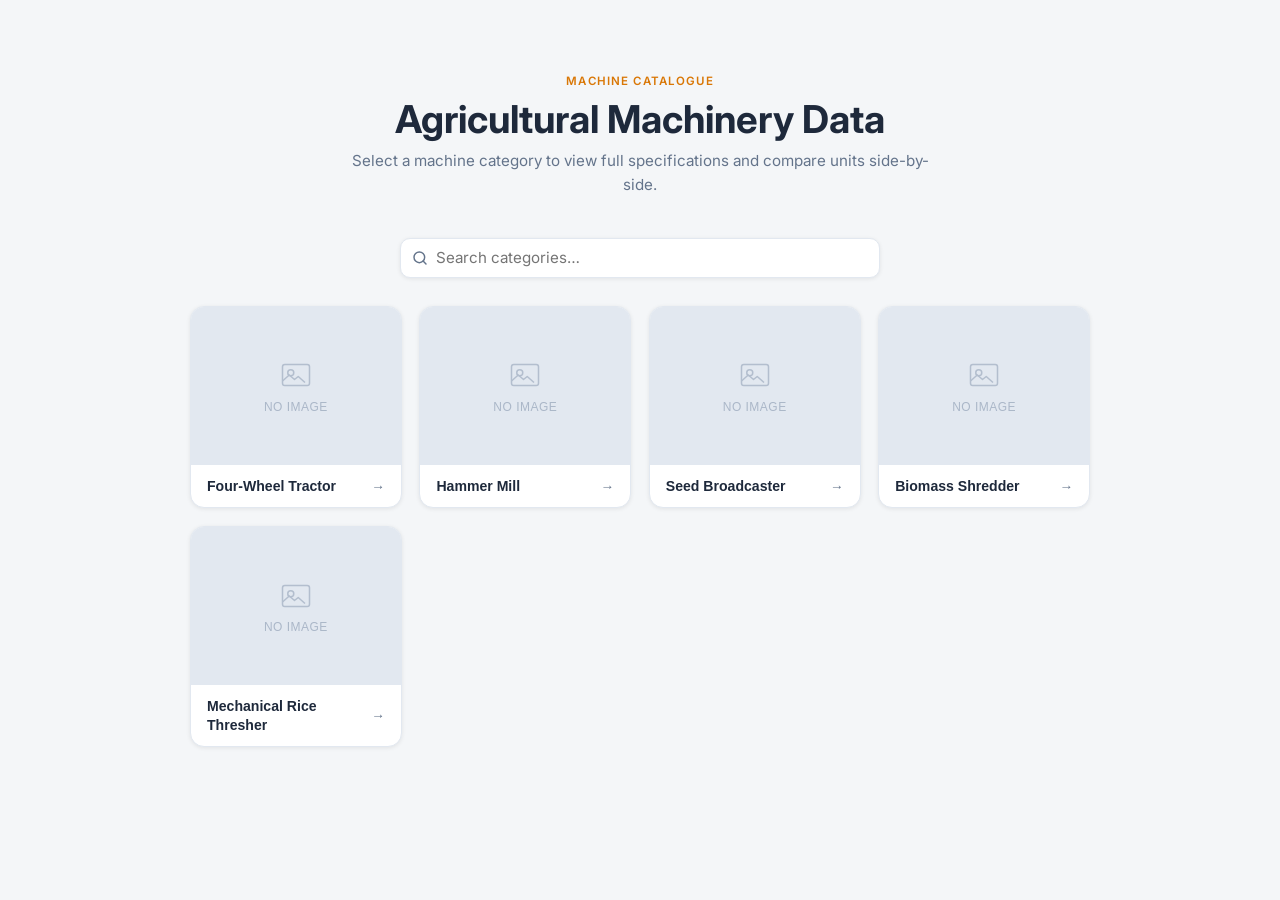
<file: index.html>
<!doctype html>
<html lang="en">
  <head>
    <meta charset="UTF-8" />
    <meta name="viewport" content="width=device-width, initial-scale=1.0" />
    <title>Agricultural Machinery Data</title>
    <meta name="description" content="Browse and compare agricultural machine specifications by category." />
    <meta name="theme-color" content="#1b365d" />
    <link rel="icon" type="image/png" href="./amtec-logo.png" />
    <meta property="og:title" content="Agricultural Machinery Data — AMTEC UPLB" />
    <meta property="og:description" content="Browse and compare agricultural machine specifications by category." />
    <meta property="og:image" content="./amtec-logo.png" />
    <meta property="og:type" content="website" />
    <link rel="preconnect" href="https://fonts.googleapis.com" />
    <link rel="preconnect" href="https://fonts.gstatic.com" crossorigin />
    <link href="https://fonts.googleapis.com/css2?family=Inter:wght@400;500;600;700&display=swap" rel="stylesheet" />
    <link rel="stylesheet" href="./styles.css" />
  </head>
  <body>

    <!-- ambient background shapes removed (#13) -->

    <!-- ═══════════════ HOME VIEW ═══════════════════════════════════════════ -->
    <div id="homeView" class="home-view">
      <div class="home-page">
        <header class="hero home-hero">
          <p class="eyebrow">Machine Catalogue</p>
          <h1>Agricultural Machinery Data</h1>
          <p class="subhead">
            Select a machine category to view full specifications and compare units side-by-side.
          </p>
        </header>
        <div class="home-search-wrap">
          <label for="categorySearch" class="sr-only">Search categories</label>
          <div class="home-search-input-wrap">
            <svg class="home-search-icon" viewBox="0 0 24 24" fill="none" stroke="currentColor" stroke-width="2.2" stroke-linecap="round" stroke-linejoin="round" aria-hidden="true"><circle cx="11" cy="11" r="8"/><line x1="21" y1="21" x2="16.65" y2="16.65"/></svg>
            <input id="categorySearch" type="search" placeholder="Search categories…" autocomplete="off" />
            <button type="button" id="categorySearchClear" class="home-search-clear" aria-label="Clear search" hidden>✕</button>
          </div>
          <p id="categorySearchStatus" class="home-search-status" aria-live="polite" hidden></p>
        </div>
        <div id="categoryGrid" class="category-grid" role="list"></div>
      </div>
    </div>

    <!-- ═══════════════ CATEGORY VIEW ═══════════════════════════════════════ -->
    <div id="categoryView" class="category-view" hidden>
      <div class="page">

        <button type="button" id="backBtn" class="back-btn">← All Categories</button>
        <button type="button" id="refreshBtn" class="refresh-btn" aria-label="Refresh data" title="Refresh machine data">↺ Refresh</button>

        <header class="hero category-hero">
          <p class="eyebrow" id="categoryEyebrow">Machine Category</p>
          <h1 id="categoryTitle">Machine Specifications</h1>
          <p class="subhead">View full specifications and compare two units side-by-side.</p>
        </header>

        <section class="panel controls-panel" aria-label="Controls">
          <div class="control-row">
            <label for="searchInput">Search machine</label>
            <input id="searchInput" type="search" placeholder="Name, brand, model…" />
          </div>
          <div class="control-row">
            <label for="brandFilter">Filter by brand</label>
            <select id="brandFilter">
              <option value="">All brands</option>
            </select>
          </div>
        </section>

        <div class="tab-nav" role="tablist" aria-label="Machine views">
          <button
            type="button" class="tab-btn is-active" role="tab"
            id="tab-machineList"
            aria-selected="true" aria-controls="machineListPanel"
            data-target="machineListPanel">
            Machine List
          </button>
          <button
            type="button" class="tab-btn" role="tab"
            id="tab-compare"
            aria-selected="false" aria-controls="comparePanel"
            data-target="comparePanel">
            Compare Machines
          </button>
        </div>

        <section id="machineListPanel" class="panel tab-panel is-active" role="tabpanel" tabindex="0" aria-labelledby="tab-machineList" aria-label="Machine list">
          <div class="section-head">
            <h2>Machines</h2>
            <p id="listCount">0 items</p>
          </div>
          <div id="machineList" class="machine-list"></div>
        </section>

        <section id="comparePanel" class="panel tab-panel" role="tabpanel" tabindex="0" aria-labelledby="tab-compare" aria-label="Compare machines">
          <div class="section-head">
            <h2>Compare Two Machines</h2>
          </div>
          <div class="compare-image-row">
            <article class="compare-machine-card">
              <h3 id="machineAImageHeading">Machine A</h3>
              <div class="compare-photo-wrap">
                <div id="machineAPhotoPlaceholder" class="machine-photo-placeholder"></div>
                <img id="machineAPhoto" class="machine-photo" alt="" hidden />
              </div>
            </article>
            <article class="compare-machine-card">
              <h3 id="machineBImageHeading">Machine B</h3>
              <div class="compare-photo-wrap">
                <div id="machineBPhotoPlaceholder" class="machine-photo-placeholder"></div>
                <img id="machineBPhoto" class="machine-photo" alt="" hidden />
              </div>
            </article>
          </div>

          <div class="compare-controls">
            <div class="control-row">
              <label for="machineA">Machine A</label>
              <select id="machineA"></select>
            </div>
            <div class="control-row">
              <label for="machineB">Machine B</label>
              <select id="machineB"></select>
            </div>
            <label class="check">
              <input id="differencesOnly" type="checkbox" />
              Highlight differences
            </label>
            <div class="compare-action-btns">
              <button type="button" id="copyLinkBtn" class="action-btn" aria-label="Copy shareable link">
                <svg width="14" height="14" viewBox="0 0 24 24" fill="none" stroke="currentColor" stroke-width="2.5" stroke-linecap="round" stroke-linejoin="round" style="margin-right:0.3rem;"><path d="M10 13a5 5 0 0 0 7.54.54l3-3a5 5 0 0 0-7.07-7.07l-1.72 1.71"/><path d="M14 11a5 5 0 0 0-7.54-.54l-3 3a5 5 0 0 0 7.07 7.07l1.71-1.71"/></svg>
                Copy Link
              </button>
            </div>
          </div>

          <div class="table-wrap">
            <table id="compareTable" class="compare-table">
              <thead>
                <tr>
                  <th>Specification</th>
                  <th id="machineAHeading">Machine A</th>
                  <th id="machineBHeading">Machine B</th>
                </tr>
              </thead>
              <tbody id="compareBody"></tbody>
            </table>
          </div>
        </section>

      </div><!-- /.page -->
    </div><!-- /#categoryView -->

    <!-- Machine card template (hidden, cloned by JS) -->
    <template id="machineCardTemplate">
      <article class="machine-card">
        <div class="machine-photo-wrap">
          <div class="machine-photo-placeholder"></div>
          <!-- alt is set dynamically by JS when a photo URL is present -->
          <img class="machine-photo" alt="" hidden />
        </div>
        <div class="machine-content">
          <h3 class="machine-name"></h3>
          <p class="machine-type"></p>
          <p class="machine-requested-by"></p>
          <div class="machine-actions">
            <button type="button" class="details-toggle" aria-expanded="false">
              Show detailed specifications
            </button>
            <button type="button" class="print-btn" aria-label="Print bulletin">
              <svg width="14" height="14" viewBox="0 0 24 24" fill="none" stroke="currentColor" stroke-width="2.5" stroke-linecap="round" stroke-linejoin="round" style="margin-right: 0.3rem;"><polyline points="6 9 6 2 18 2 18 9"></polyline><path d="M6 18H4a2 2 0 0 1-2-2v-5a2 2 0 0 1 2-2h16a2 2 0 0 1 2 2v5a2 2 0 0 1-2 2h-2"></path><rect x="6" y="14" width="12" height="8"></rect></svg> Print
            </button>
          </div>
          <div class="machine-spec-details" hidden></div>
        </div>
      </article>
    </template>
    <button type="button" id="scrollTopBtn" class="scroll-top-btn" aria-label="Back to top" hidden>
      <svg viewBox="0 0 24 24" fill="none" stroke="currentColor" stroke-width="2.5" stroke-linecap="round" stroke-linejoin="round"><path d="M12 19V5M5 12l7-7 7 7"/></svg>
    </button>
    <script src="./app.js" type="module"></script>
  </body>
</html>
</file>
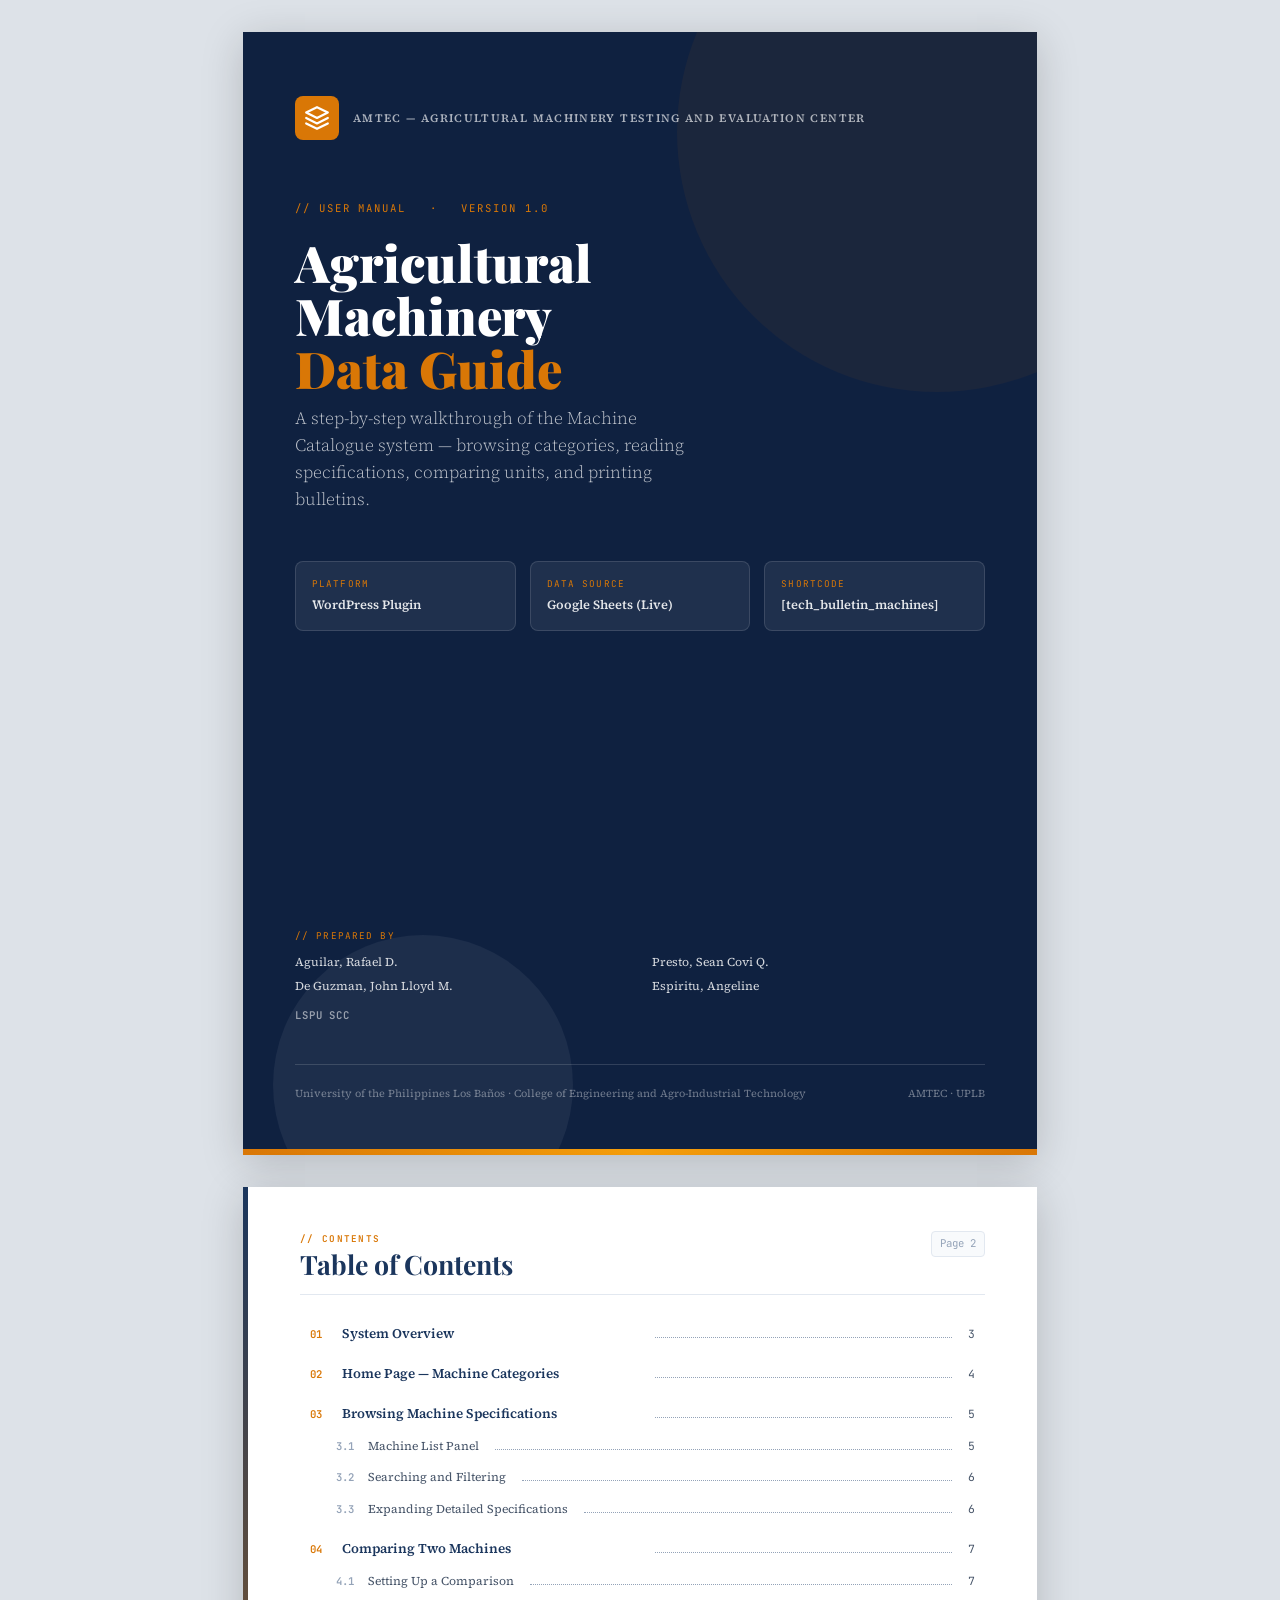
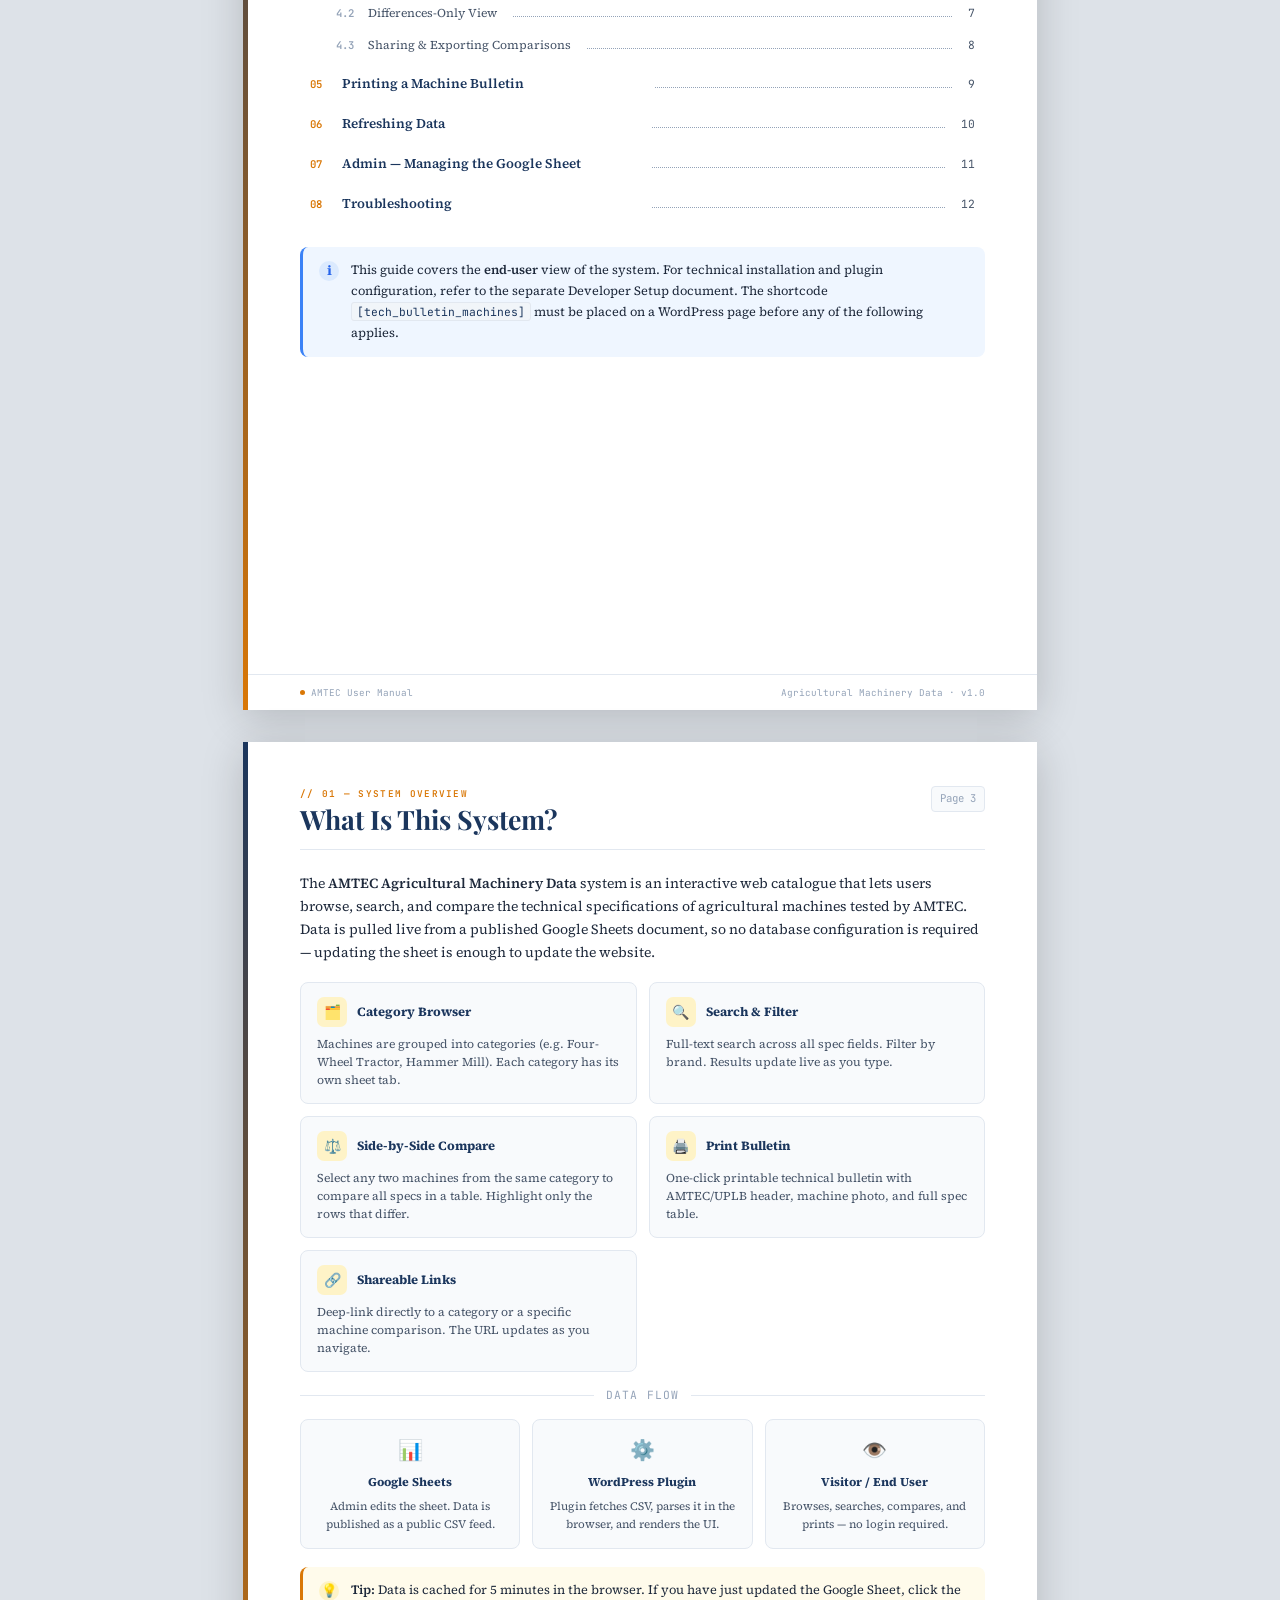
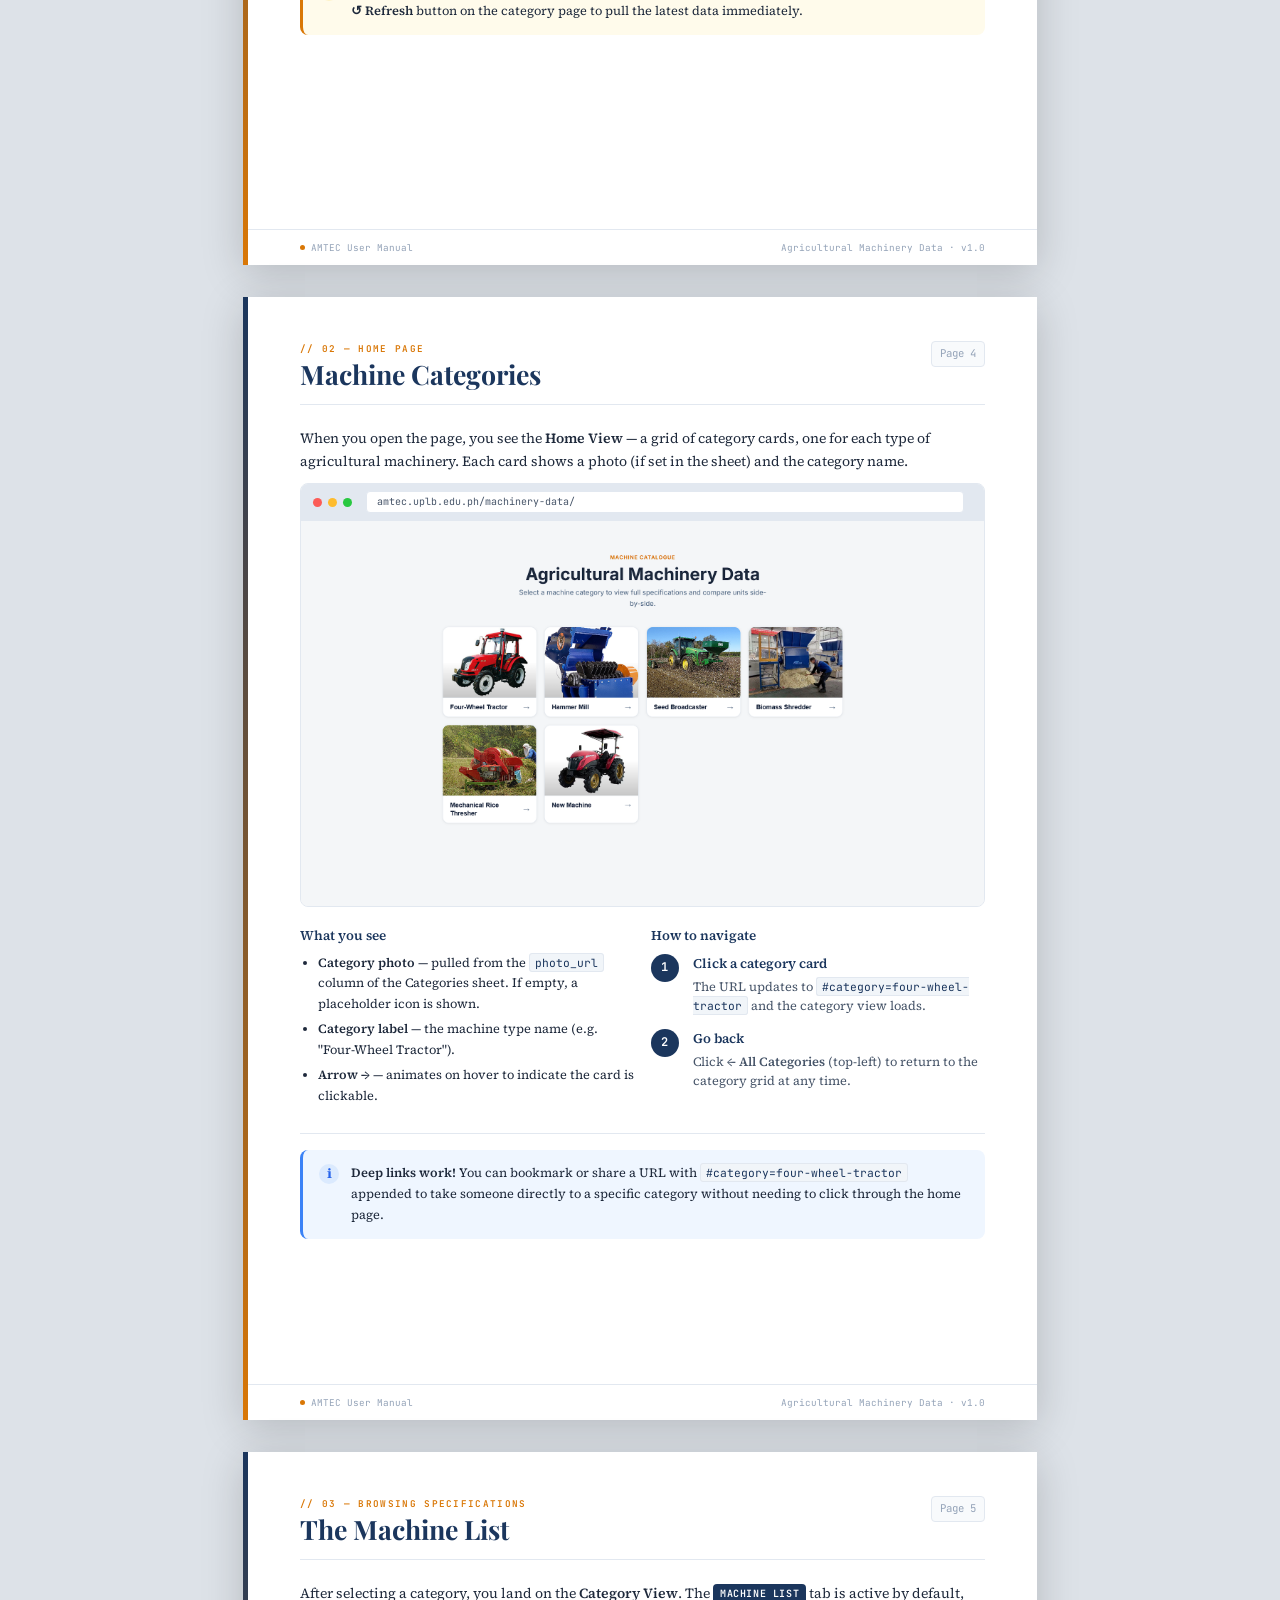
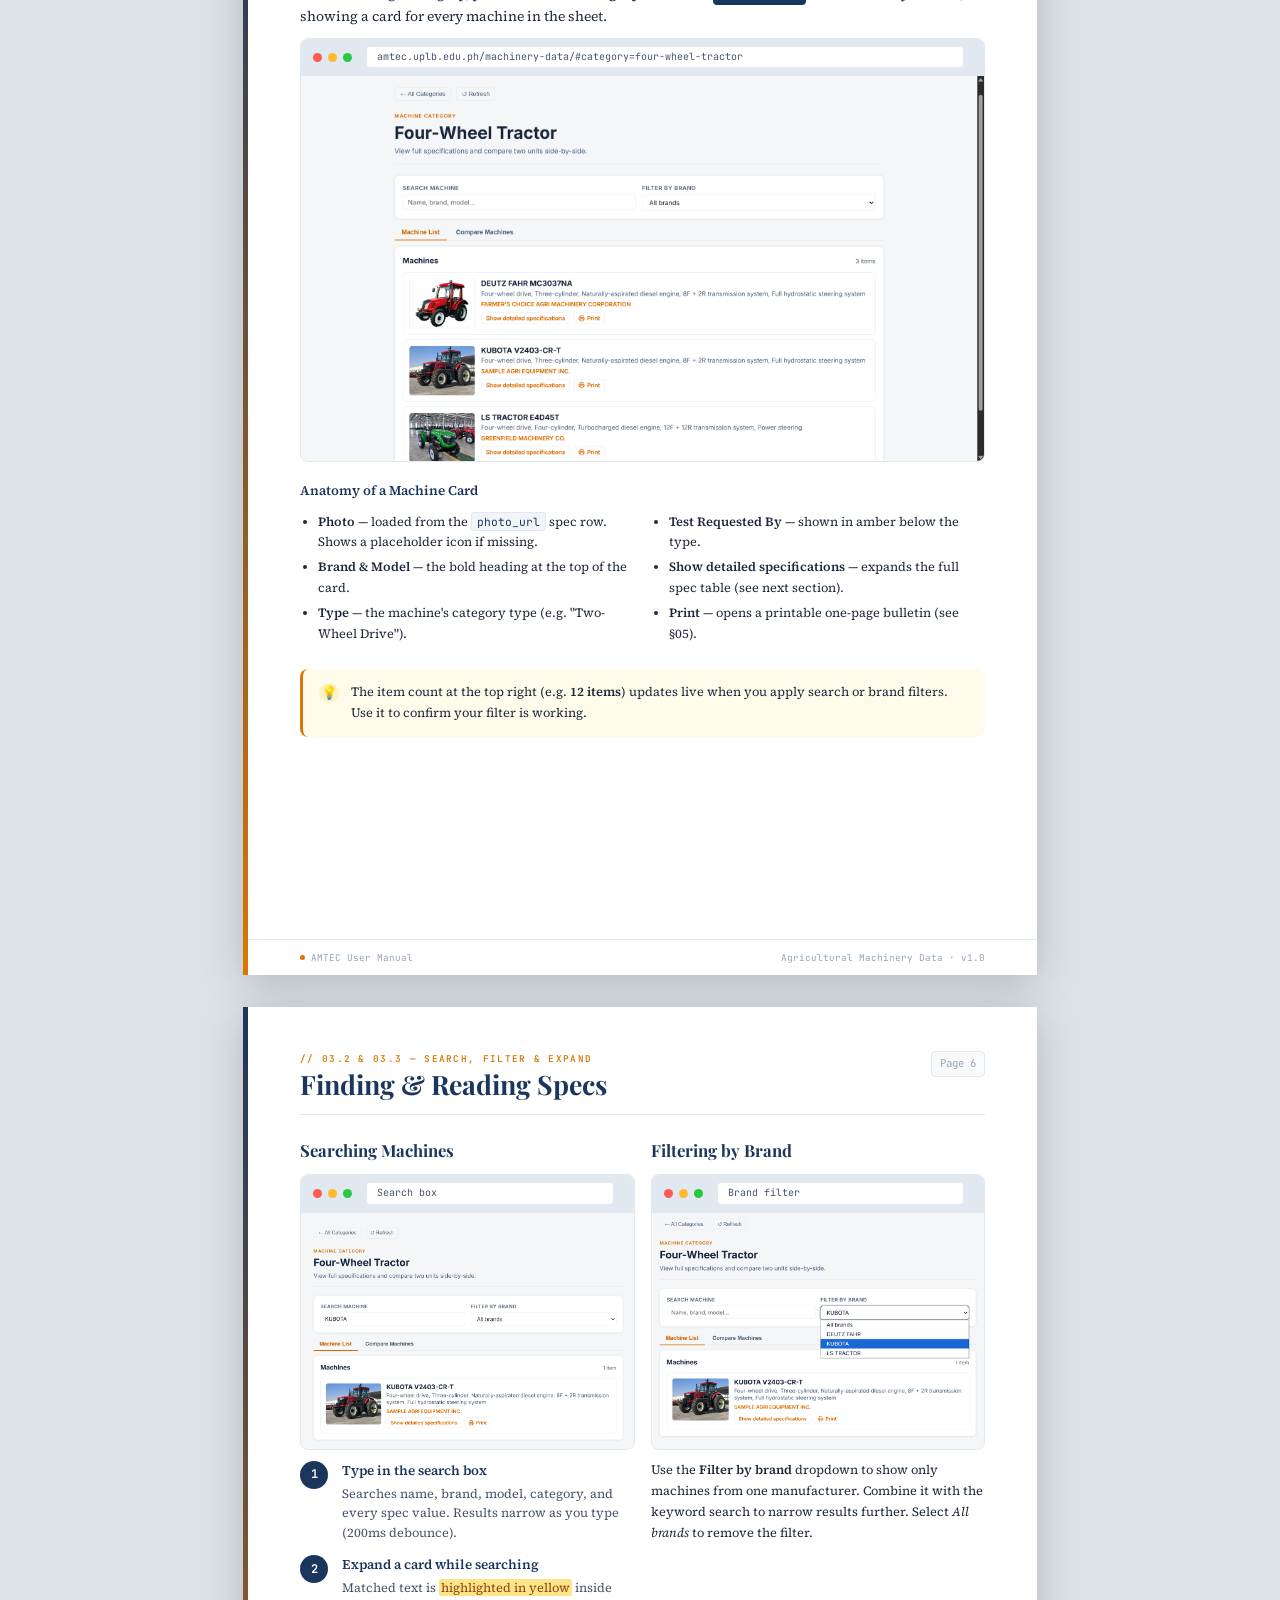
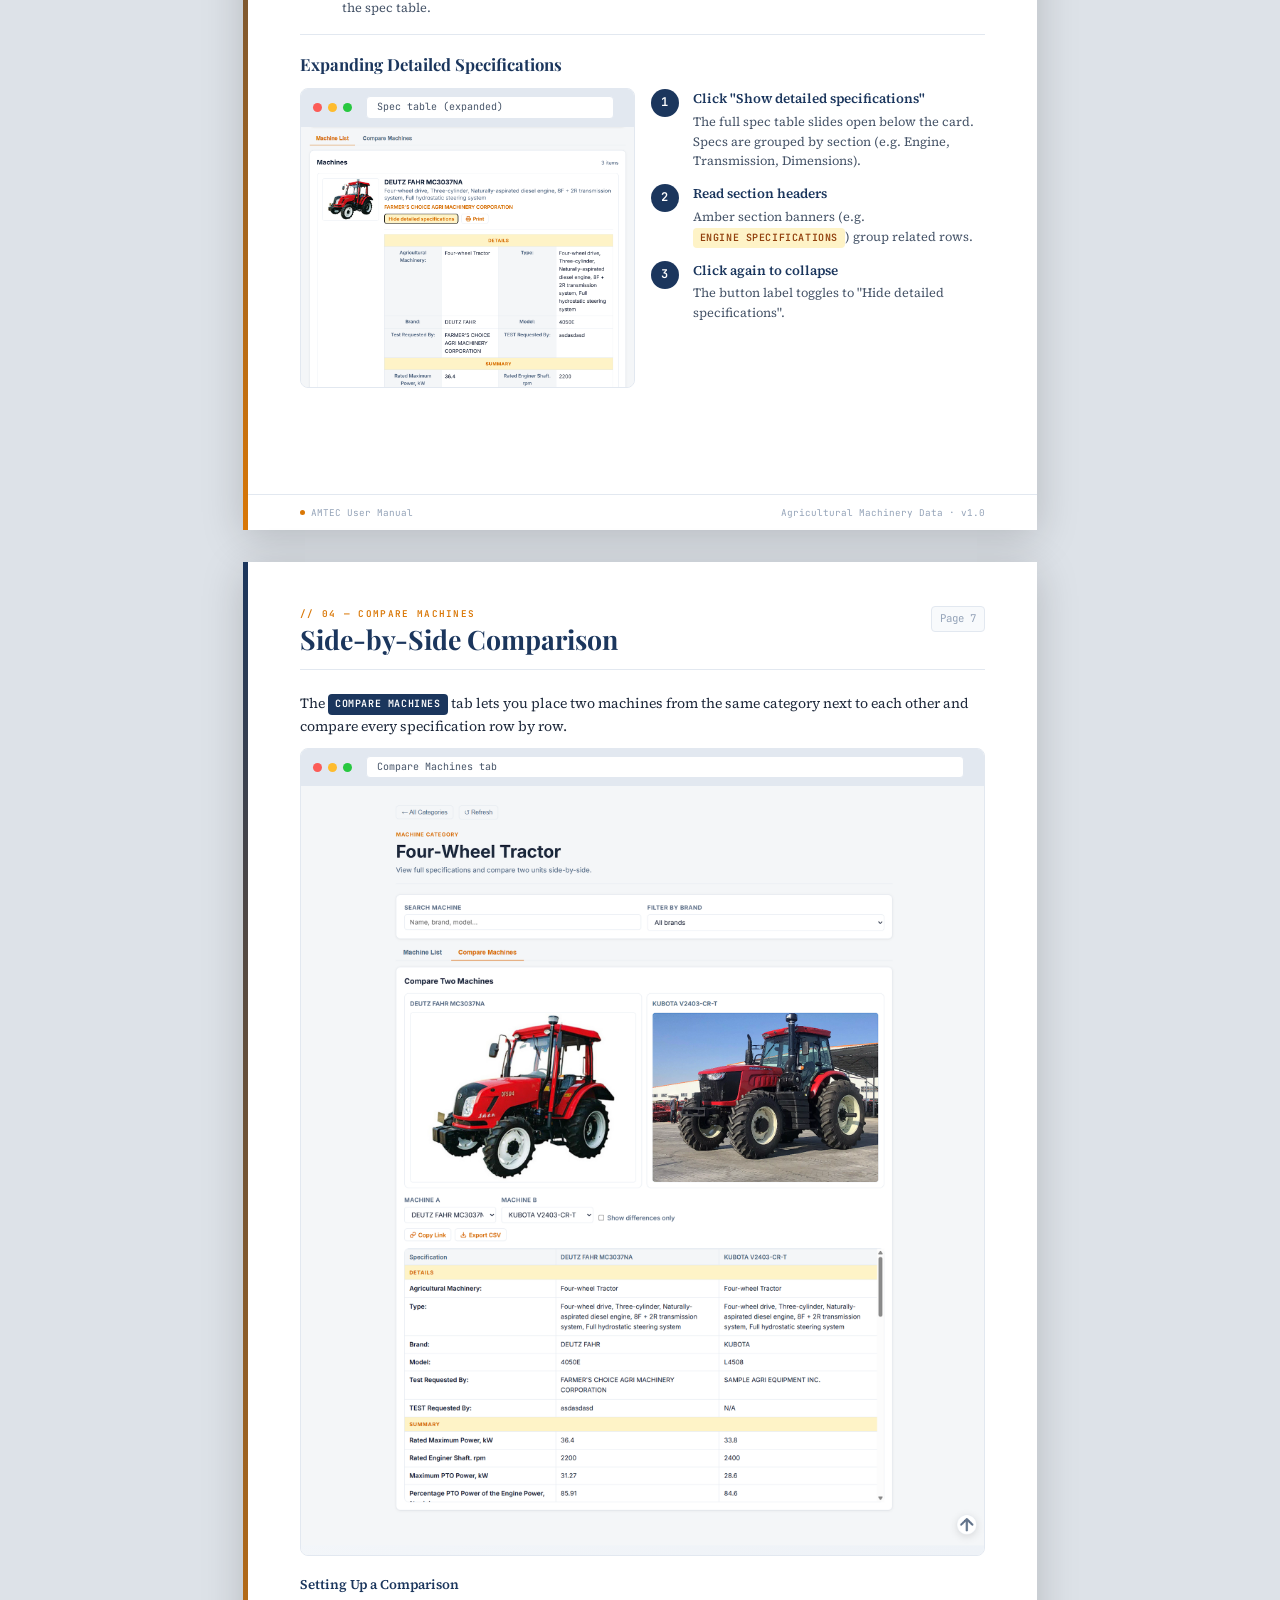
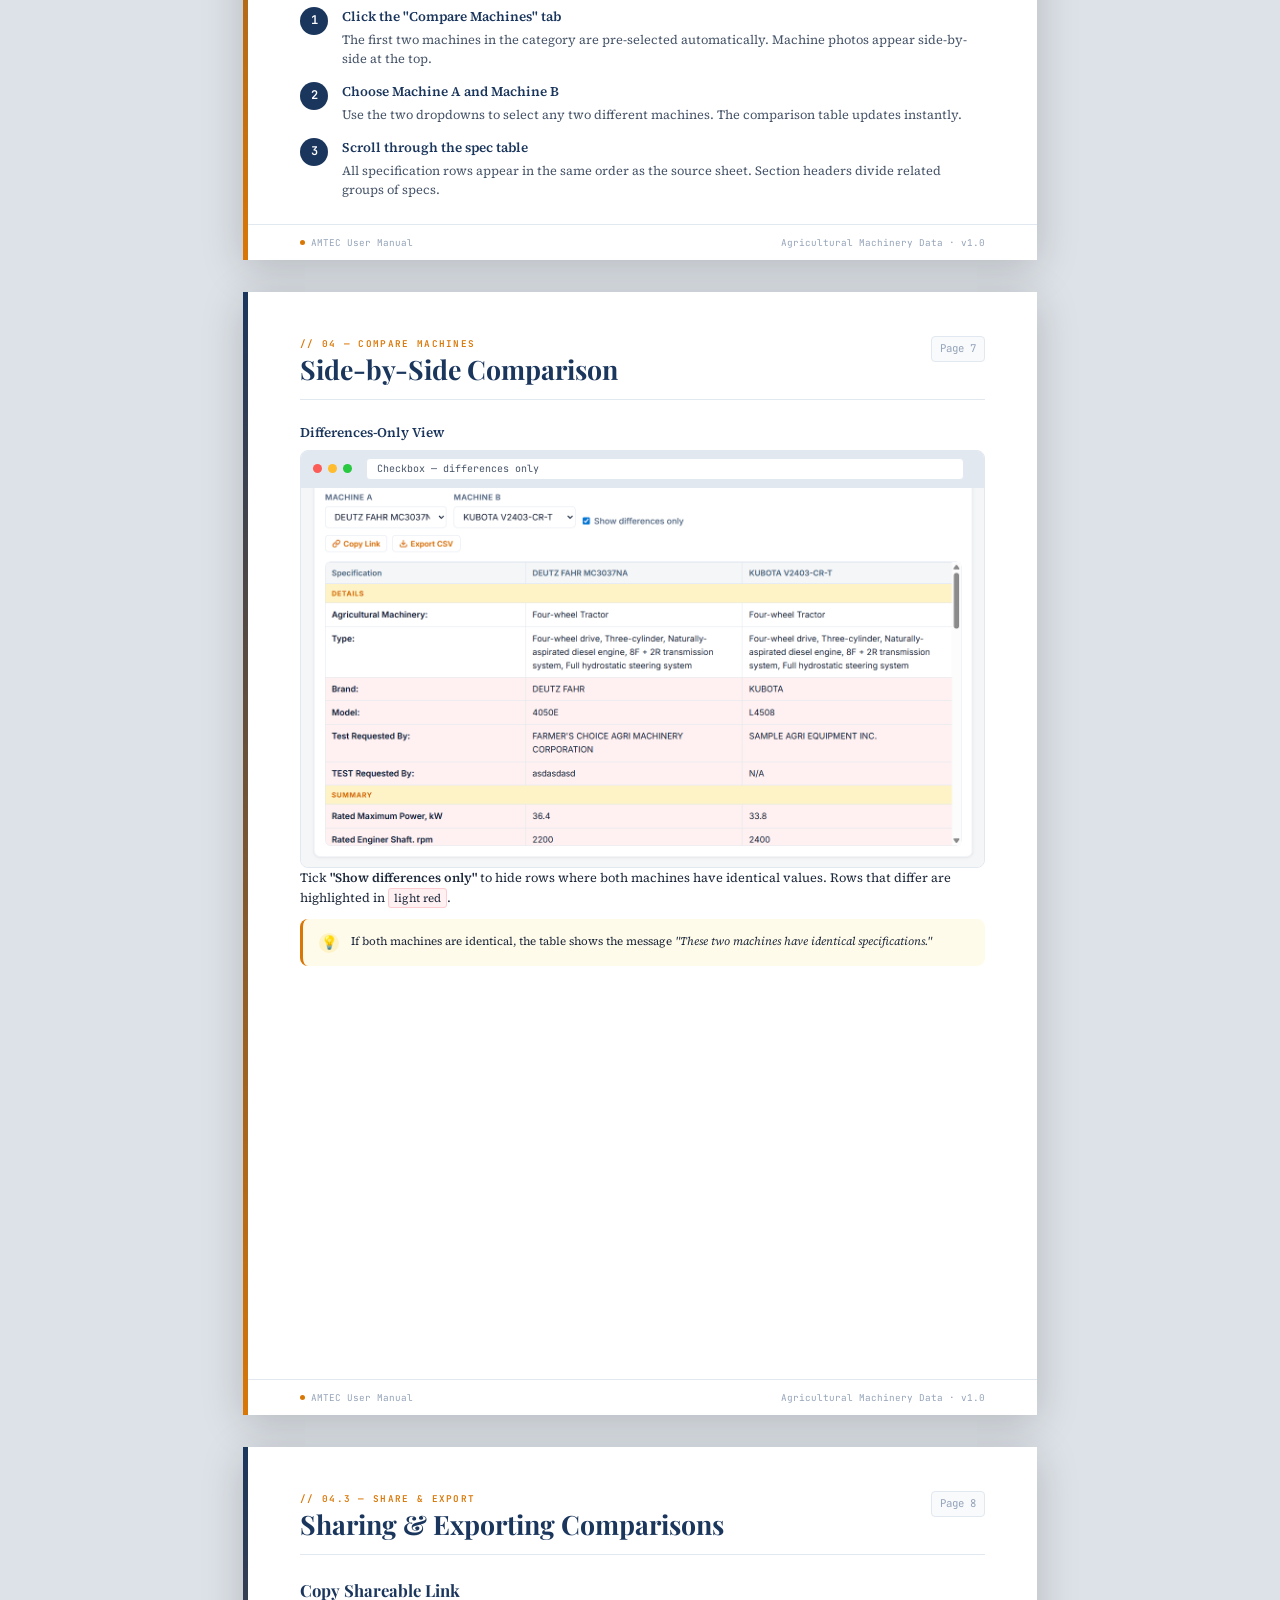
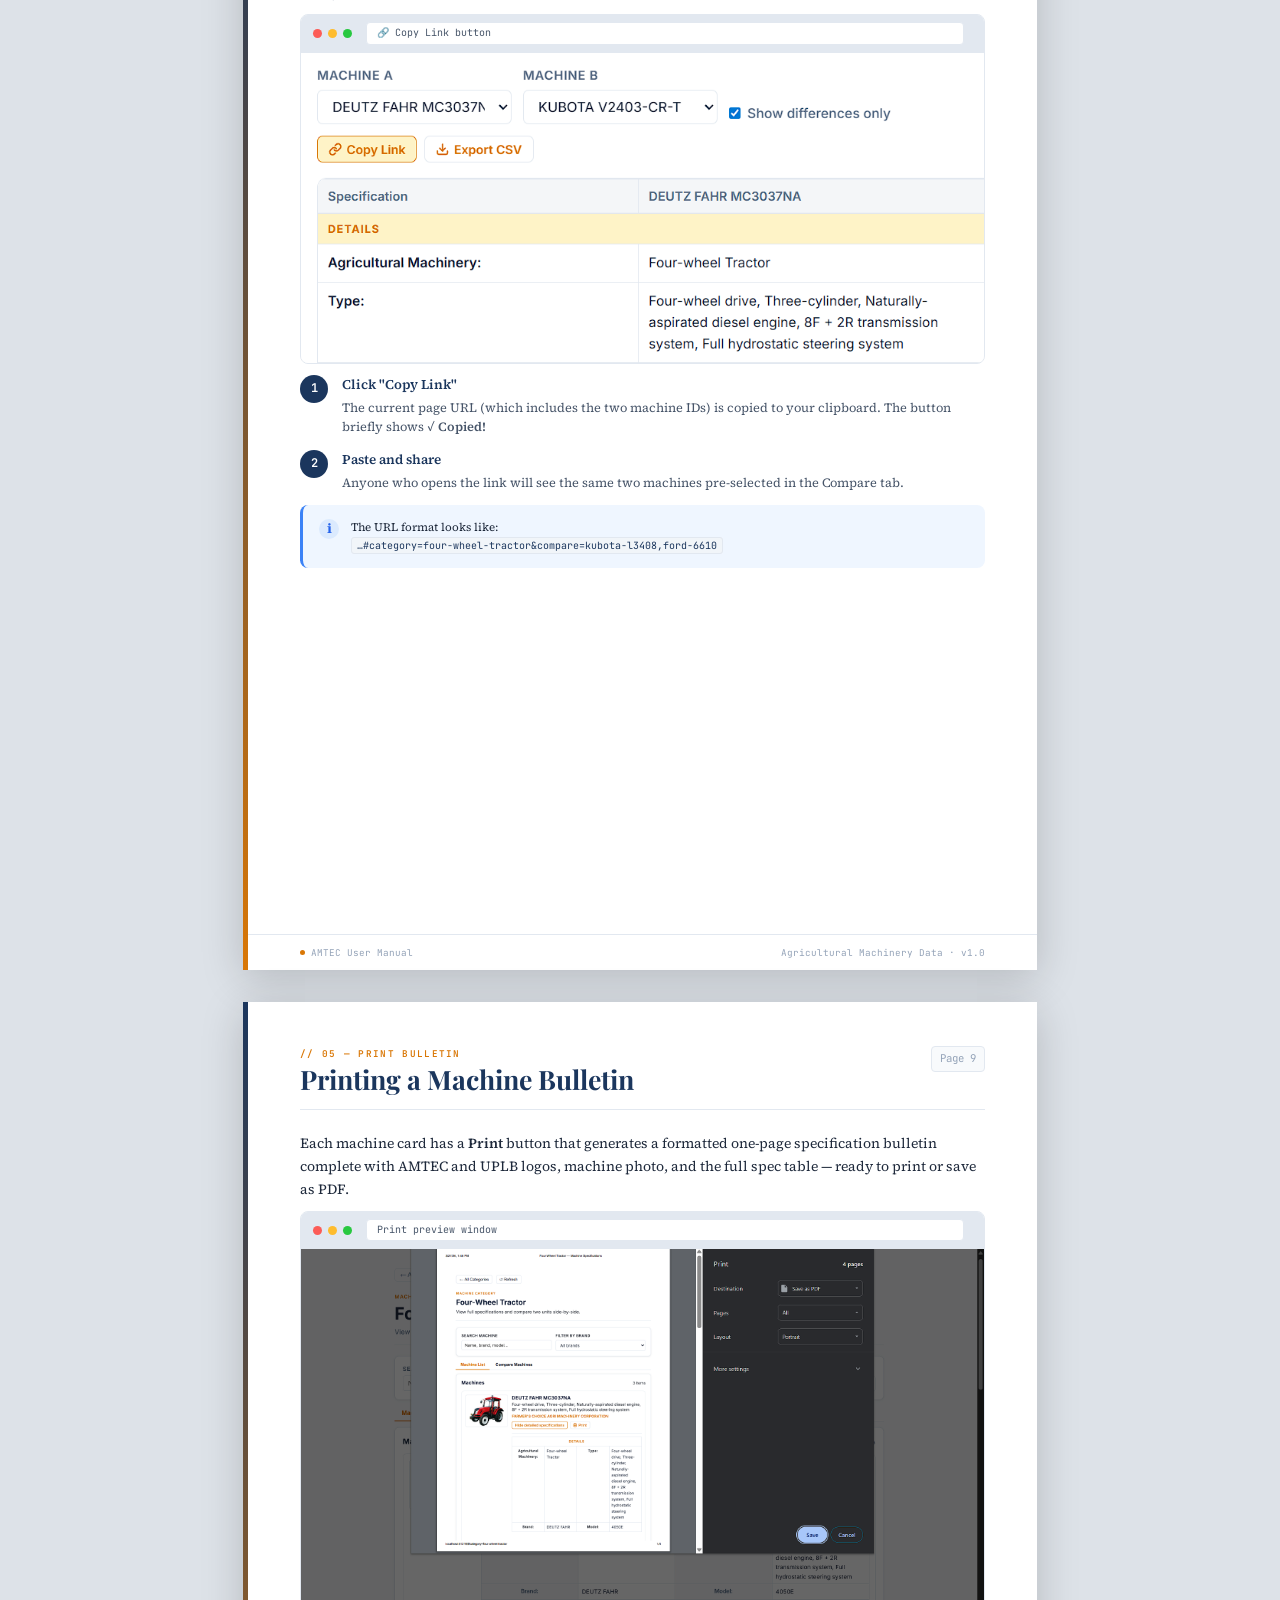
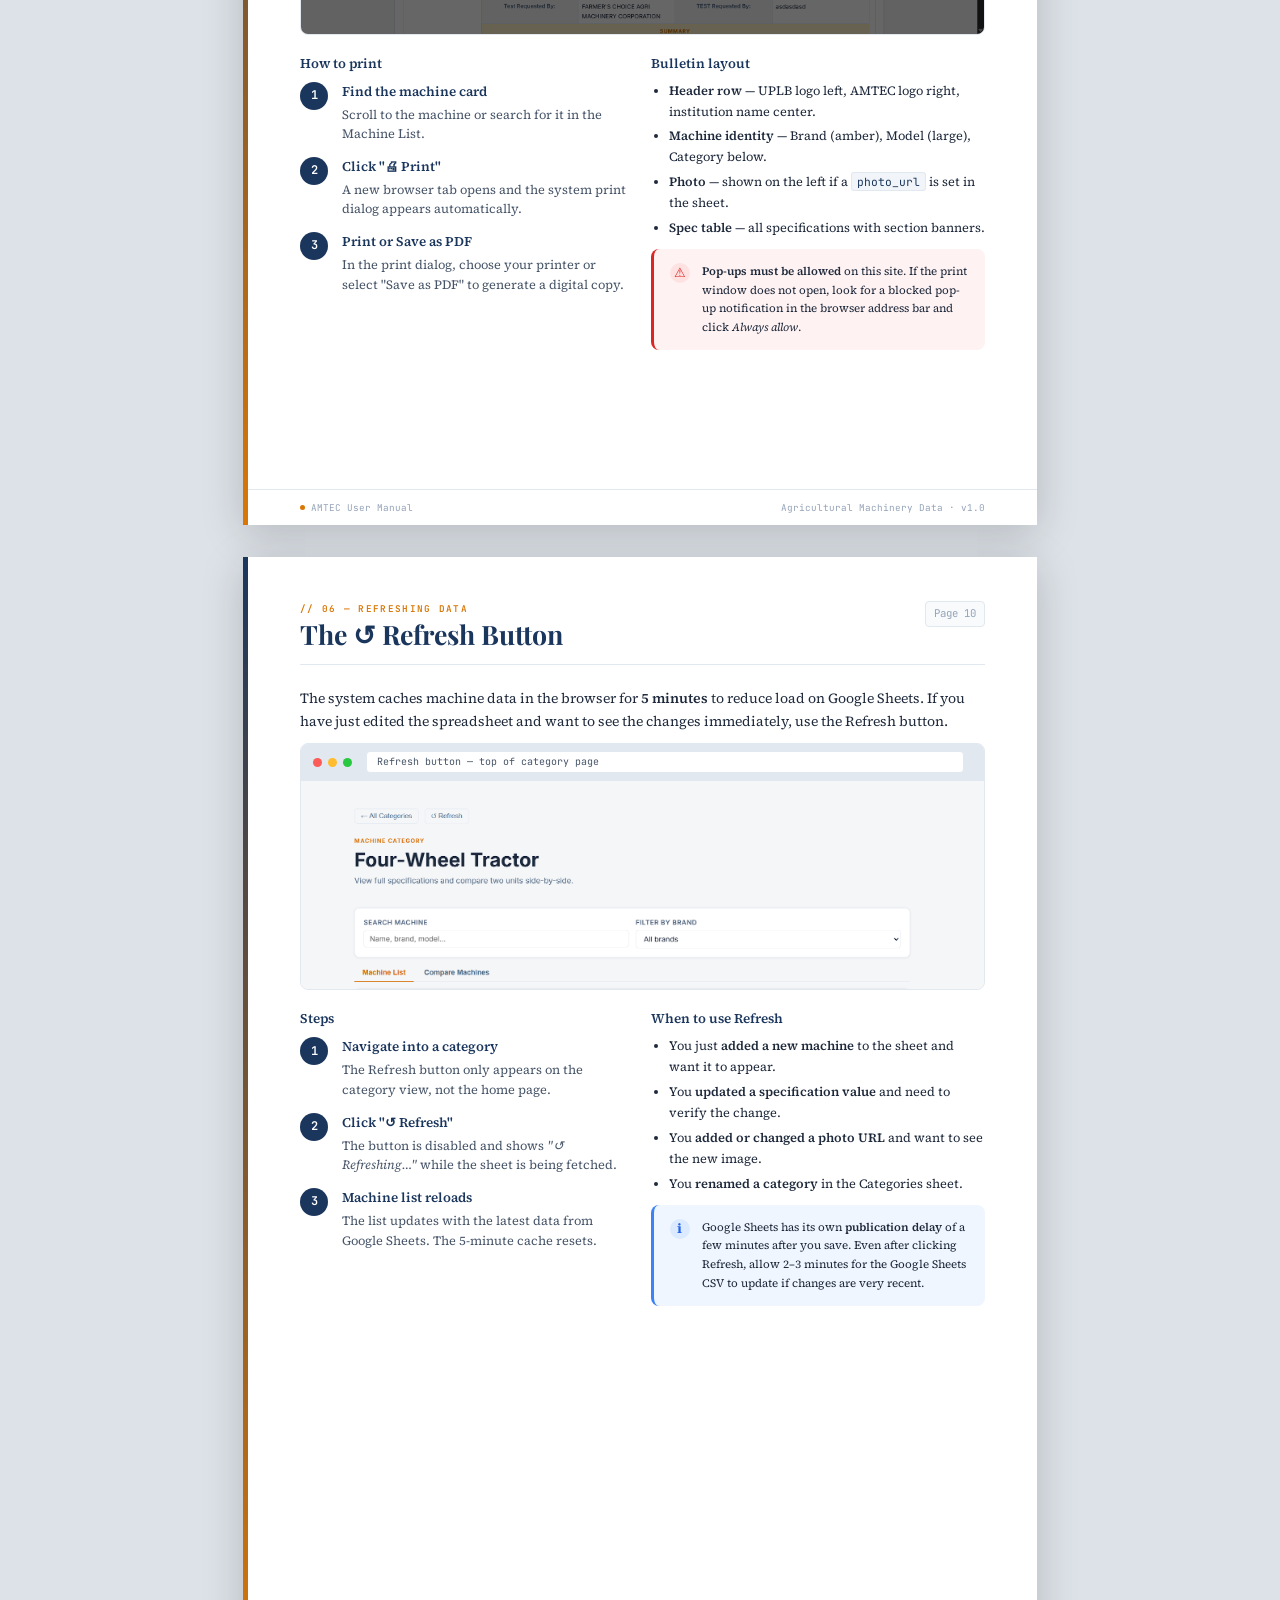
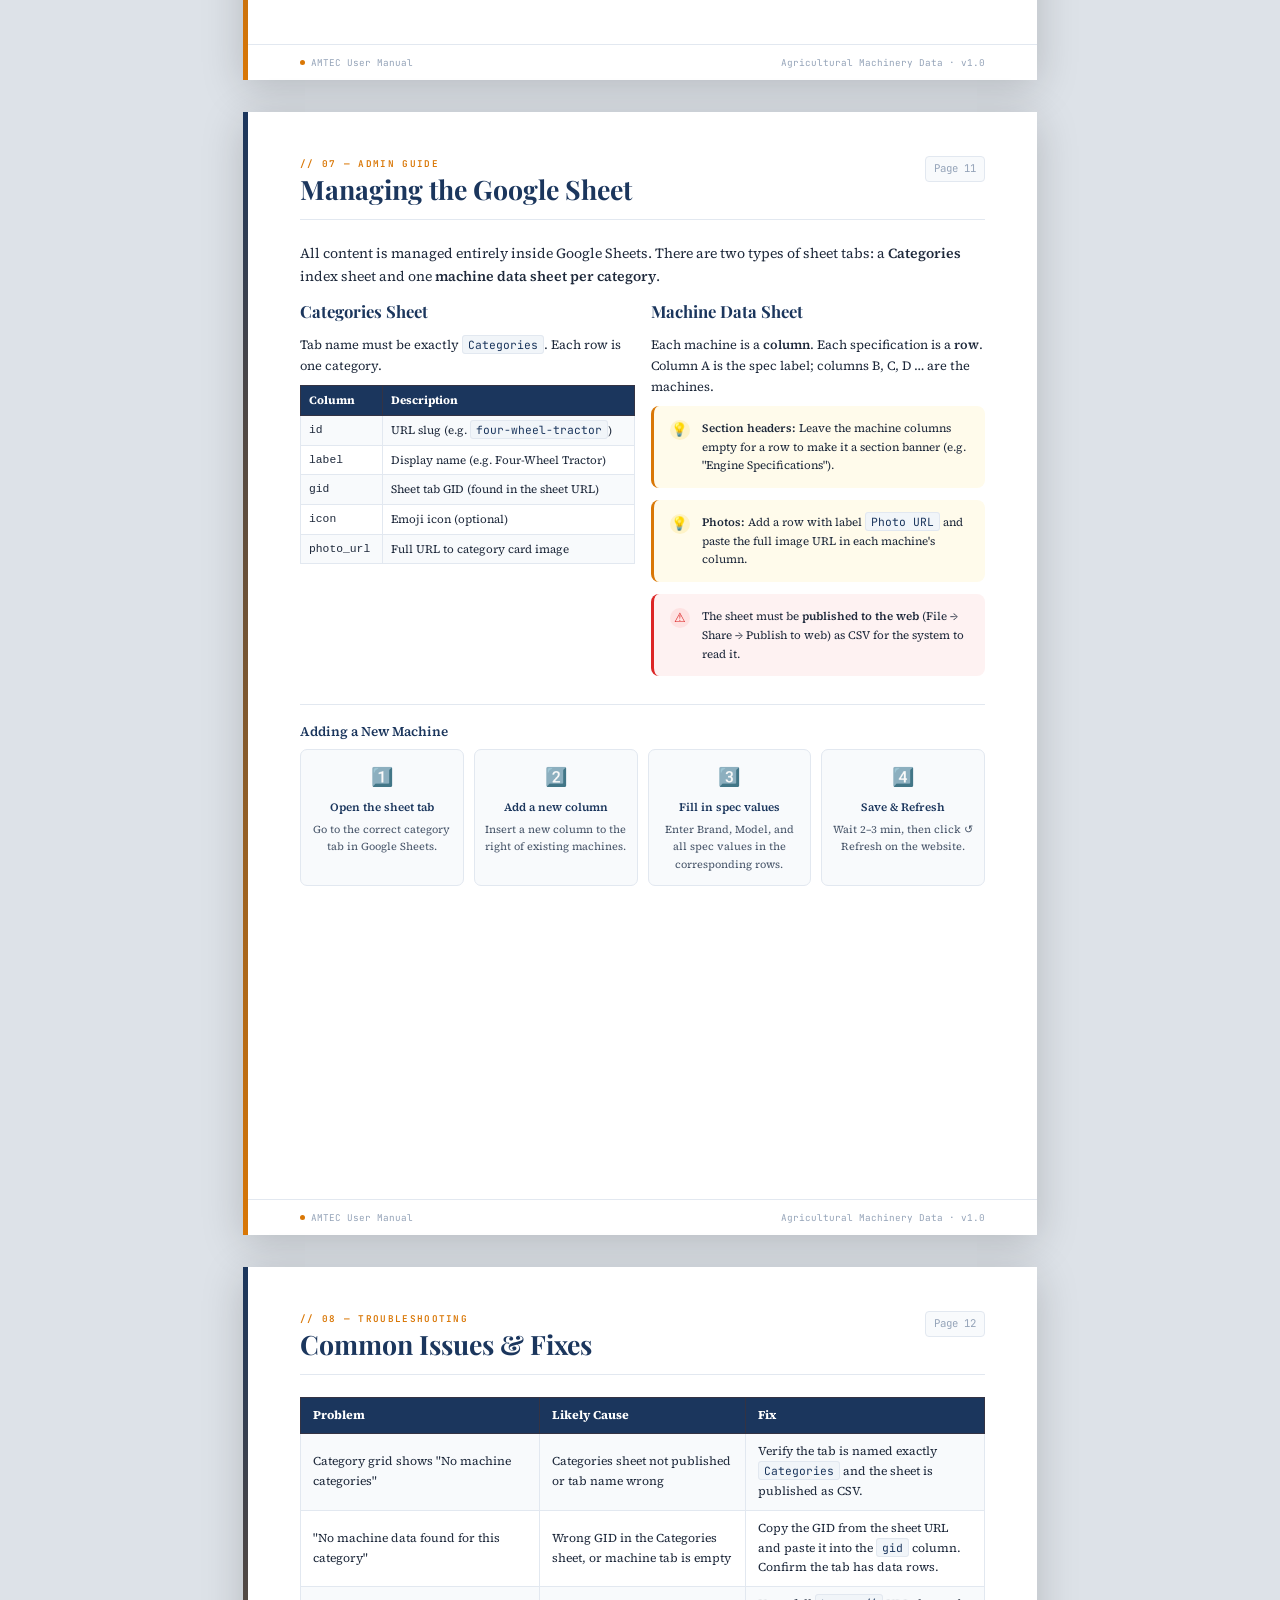
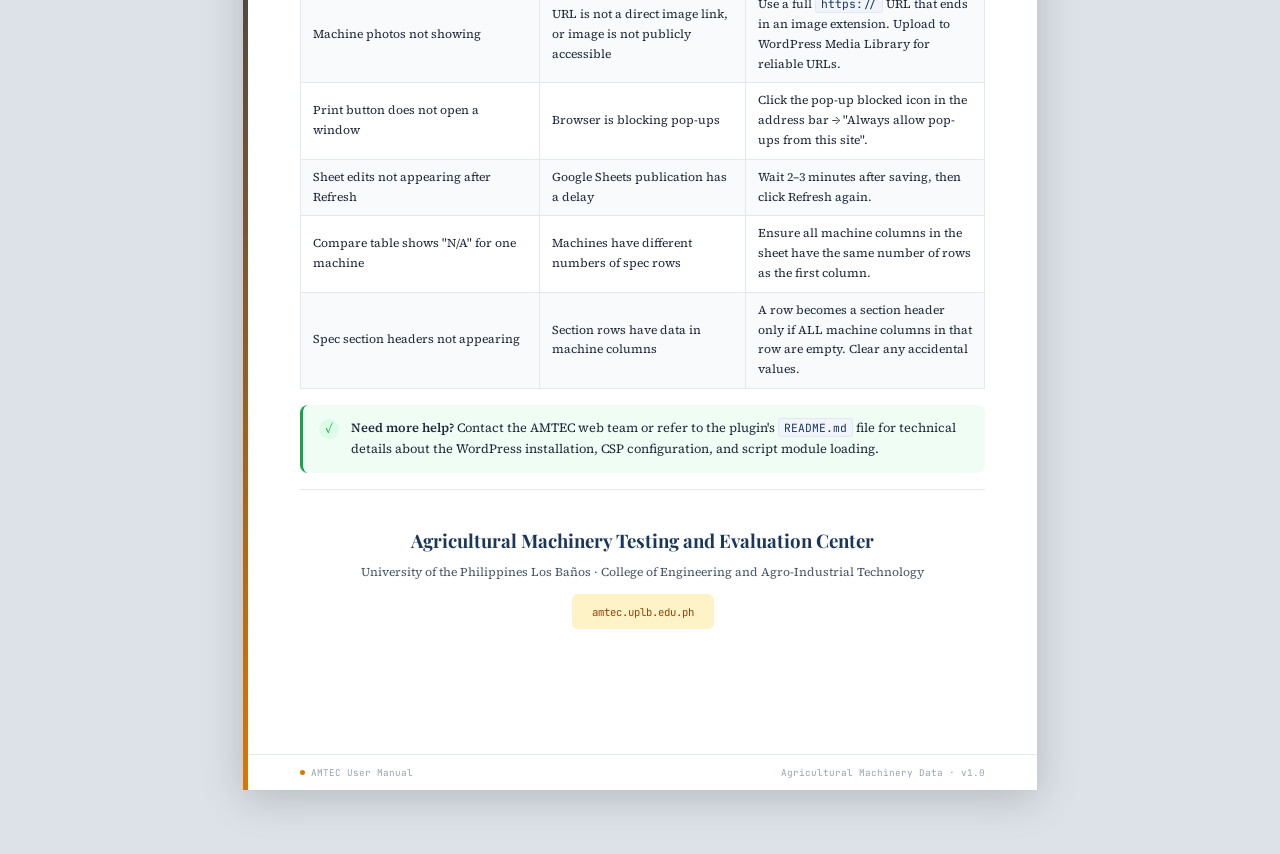
<file: Manual/amtec-manual-guide.html>
<!DOCTYPE html>
<html lang="en">

<head>
  <meta charset="UTF-8" />
  <meta name="viewport" content="width=device-width, initial-scale=1.0" />
  <title>AMTEC Agricultural Machinery Data — User Manual</title>
  <link
    href="https://fonts.googleapis.com/css2?family=Playfair+Display:wght@700;900&family=Source+Serif+4:ital,wght@0,300;0,400;0,600;1,300&family=JetBrains+Mono:wght@400;600&display=swap"
    rel="stylesheet" />
  <style>
    /* ── PRINT / PAGE SETUP ───────────────────────────────────── */
    @page {
      size: A4 portrait;
      margin: 0;
    }

    @media print {
      * {
        -webkit-print-color-adjust: exact !important;
        print-color-adjust: exact !important;
      }

      .page-break {
        page-break-after: always;
        break-after: page;
      }

      .no-print {
        display: none !important;
      }

      body {
        background: white;
      }

      /* Keep each .slide together */
      .slide {
        page-break-inside: avoid;
        break-inside: avoid;
      }
    }

    /* ── BASE ─────────────────────────────────────────────────── */
    *,
    *::before,
    *::after {
      box-sizing: border-box;
      margin: 0;
      padding: 0;
    }

    :root {
      --navy: #1b365d;
      --navy-deep: #0f2140;
      --gold: #d97706;
      --gold-light: #fef3c7;
      --gold-pale: #fffbeb;
      --slate: #475569;
      --muted: #94a3b8;
      --border: #e2e8f0;
      --bg: #f8fafc;
      --white: #ffffff;
      --red-soft: #fef2f2;
      --red: #dc2626;
      --green-soft: #f0fdf4;
      --green: #16a34a;
      --code-bg: #f1f5f9;

      /* A4: 210mm × 297mm — rendered at 96dpi = 794px × 1123px */
      --page-w: 794px;
      --page-h: 1123px;
      --pad-h: 52px;
      --pad-v: 44px;
    }

    body {
      font-family: 'Source Serif 4', Georgia, serif;
      font-size: 10.5pt;
      line-height: 1.65;
      color: #1e293b;
      background: #dde2e8;
    }

    /* ── SLIDE / PAGE CONTAINER ───────────────────────────────── */
    .slide {
      width: var(--page-w);
      min-height: var(--page-h);
      background: var(--white);
      margin: 0 auto 2rem;
      position: relative;
      overflow: hidden;
      box-shadow: 0 8px 40px rgba(0, 0, 0, 0.18);
    }

    /* side accent bar every page */
    .slide::before {
      content: "";
      position: absolute;
      left: 0;
      top: 0;
      bottom: 0;
      width: 5px;
      background: linear-gradient(180deg, var(--navy) 0%, var(--gold) 100%);
    }

    .slide-inner {
      padding: var(--pad-v) var(--pad-h) var(--pad-v) calc(var(--pad-h) + 5px);
    }

    /* ── COVER SLIDE ──────────────────────────────────────────── */
    .slide-cover {
      background: var(--navy-deep);
      color: var(--white);
    }

    .slide-cover::before {
      display: none;
    }

    .cover-bg {
      position: absolute;
      inset: 0;
      overflow: hidden;
      pointer-events: none;
    }

    .cover-bg-circle {
      position: absolute;
      border-radius: 50%;
      opacity: 0.06;
    }

    .cover-bg-circle-1 {
      width: 520px;
      height: 520px;
      background: var(--gold);
      top: -160px;
      right: -160px;
    }

    .cover-bg-circle-2 {
      width: 300px;
      height: 300px;
      background: var(--white);
      bottom: -80px;
      left: 30px;
    }

    .cover-bar {
      position: absolute;
      bottom: 0;
      left: 0;
      right: 0;
      height: 6px;
      background: linear-gradient(90deg, var(--gold) 0%, #f59e0b 50%, var(--gold) 100%);
    }

    .cover-inner {
      position: relative;
      z-index: 2;
      padding: 64px 52px 52px;
      display: flex;
      flex-direction: column;
      height: var(--page-h);
    }

    .cover-logo-row {
      display: flex;
      align-items: center;
      gap: 14px;
      margin-bottom: 60px;
    }

    .cover-logo-box {
      width: 44px;
      height: 44px;
      background: var(--gold);
      border-radius: 8px;
      display: flex;
      align-items: center;
      justify-content: center;
    }

    .cover-logo-box svg {
      width: 26px;
      height: 26px;
      color: white;
    }

    .cover-org {
      font-family: 'Source Serif 4', serif;
      font-size: 8.5pt;
      font-weight: 600;
      letter-spacing: 0.12em;
      text-transform: uppercase;
      color: rgba(255, 255, 255, 0.65);
    }

    .cover-eyebrow {
      font-family: 'JetBrains Mono', monospace;
      font-size: 8pt;
      letter-spacing: 0.18em;
      text-transform: uppercase;
      color: var(--gold);
      margin-bottom: 18px;
    }

    .cover-title {
      font-family: 'Playfair Display', Georgia, serif;
      font-size: 38pt;
      font-weight: 900;
      line-height: 1.05;
      color: var(--white);
      margin-bottom: 10px;
    }

    .cover-title span {
      color: var(--gold);
    }

    .cover-subtitle {
      font-size: 13pt;
      font-weight: 300;
      color: rgba(255, 255, 255, 0.72);
      max-width: 420px;
      line-height: 1.55;
      margin-bottom: 48px;
    }

    .cover-meta-grid {
      display: grid;
      grid-template-columns: repeat(3, 1fr);
      gap: 14px;
      margin-bottom: auto;
    }

    .cover-meta-item {
      background: rgba(255, 255, 255, 0.07);
      border: 1px solid rgba(255, 255, 255, 0.12);
      border-radius: 8px;
      padding: 14px 16px;
    }

    .cover-meta-label {
      font-family: 'JetBrains Mono', monospace;
      font-size: 7pt;
      letter-spacing: 0.12em;
      text-transform: uppercase;
      color: var(--gold);
      margin-bottom: 4px;
    }

    .cover-meta-value {
      font-size: 9.5pt;
      color: rgba(255, 255, 255, 0.88);
      font-weight: 600;
    }

    .cover-footer {
      margin-top: 40px;
      padding-top: 20px;
      border-top: 1px solid rgba(255, 255, 255, 0.14);
      display: flex;
      align-items: center;
      justify-content: space-between;
      font-size: 8pt;
      color: rgba(255, 255, 255, 0.4);
    }

    /* ── PAGE HEADER (non-cover) ──────────────────────────────── */
    .page-header {
      display: flex;
      align-items: flex-start;
      justify-content: space-between;
      padding-bottom: 14px;
      margin-bottom: 22px;
      border-bottom: 1.5px solid var(--border);
    }

    .page-header-left {}

    .page-section-tag {
      font-family: 'JetBrains Mono', monospace;
      font-size: 7pt;
      letter-spacing: 0.14em;
      text-transform: uppercase;
      color: var(--gold);
      font-weight: 600;
      margin-bottom: 4px;
    }

    .page-title {
      font-family: 'Playfair Display', Georgia, serif;
      font-size: 20pt;
      font-weight: 700;
      color: var(--navy);
      line-height: 1.1;
    }

    .page-num {
      font-family: 'JetBrains Mono', monospace;
      font-size: 8pt;
      color: var(--muted);
      background: var(--bg);
      border: 1px solid var(--border);
      border-radius: 4px;
      padding: 3px 8px;
      white-space: nowrap;
    }

    /* ── PAGE FOOTER ──────────────────────────────────────────── */
    .page-footer {
      position: absolute;
      bottom: 0;
      left: 5px;
      right: 0;
      padding: 10px 52px;
      border-top: 1px solid var(--border);
      display: flex;
      align-items: center;
      justify-content: space-between;
      font-family: 'JetBrains Mono', monospace;
      font-size: 7pt;
      color: var(--muted);
    }

    .footer-logo {
      display: flex;
      align-items: center;
      gap: 6px;
    }

    .footer-dot {
      width: 5px;
      height: 5px;
      border-radius: 50%;
      background: var(--gold);
      display: inline-block;
    }

    /* ── SCREENSHOT PLACEHOLDER ───────────────────────────────── */
    .screenshot {
      width: 100%;
      border: 1.5px solid var(--border);
      border-radius: 8px;
      background: var(--bg);
      overflow: hidden;
      position: relative;
    }

    .screenshot-bar {
      background: #e2e8f0;
      padding: 7px 12px;
      display: flex;
      align-items: center;
      gap: 6px;
      border-bottom: 1px solid var(--border);
    }

    .screenshot-dot {
      width: 9px;
      height: 9px;
      border-radius: 50%;
    }

    .screenshot-dot-r {
      background: #fc5c57;
    }

    .screenshot-dot-y {
      background: #febc2e;
    }

    .screenshot-dot-g {
      background: #28c840;
    }

    .screenshot-url {
      flex: 1;
      background: white;
      border: 1px solid var(--border);
      border-radius: 4px;
      padding: 2px 10px;
      font-family: 'JetBrains Mono', monospace;
      font-size: 7.5pt;
      color: var(--slate);
      margin: 0 8px;
    }

    .screenshot-body {
      /* SWAP IN YOUR REAL SCREENSHOT HERE: just set src on the <img> inside */
      min-height: 180px;
      display: flex;
      align-items: center;
      justify-content: center;
      background: linear-gradient(135deg, #f8fafc 0%, #eef2f7 100%);
      position: relative;
    }

    .screenshot-body img {
      width: 100%;
      display: block;
      object-fit: cover;
    }

    /* Placeholder shown when no img src is set */
    .screenshot-placeholder {
      display: flex;
      flex-direction: column;
      align-items: center;
      gap: 10px;
      padding: 32px;
      color: var(--muted);
      text-align: center;
    }

    .screenshot-placeholder svg {
      width: 40px;
      height: 40px;
      opacity: 0.4;
    }

    .screenshot-placeholder-text {
      font-family: 'JetBrains Mono', monospace;
      font-size: 8pt;
      letter-spacing: 0.06em;
      font-style: italic;
    }

    /* ── CALLOUT BOXES ────────────────────────────────────────── */
    .callout {
      border-radius: 8px;
      padding: 13px 16px;
      margin: 12px 0;
      display: flex;
      gap: 12px;
      align-items: flex-start;
      font-size: 9.5pt;
    }

    .callout-icon {
      flex-shrink: 0;
      width: 20px;
      height: 20px;
      border-radius: 50%;
      display: flex;
      align-items: center;
      justify-content: center;
      font-size: 10pt;
      margin-top: 1px;
    }

    .callout-info {
      background: #eff6ff;
      border-left: 3px solid #3b82f6;
    }

    .callout-info .callout-icon {
      background: #dbeafe;
      color: #2563eb;
    }

    .callout-tip {
      background: var(--gold-pale);
      border-left: 3px solid var(--gold);
    }

    .callout-tip .callout-icon {
      background: var(--gold-light);
      color: var(--gold);
    }

    .callout-warn {
      background: var(--red-soft);
      border-left: 3px solid var(--red);
    }

    .callout-warn .callout-icon {
      background: #fee2e2;
      color: var(--red);
    }

    .callout-success {
      background: var(--green-soft);
      border-left: 3px solid var(--green);
    }

    .callout-success .callout-icon {
      background: #dcfce7;
      color: var(--green);
    }

    .callout-body strong {
      font-weight: 600;
    }

    /* ── STEP CARDS ───────────────────────────────────────────── */
    .steps {
      display: flex;
      flex-direction: column;
      gap: 12px;
    }

    .step {
      display: flex;
      gap: 14px;
      align-items: flex-start;
    }

    .step-num {
      flex-shrink: 0;
      width: 28px;
      height: 28px;
      border-radius: 50%;
      background: var(--navy);
      color: white;
      font-family: 'JetBrains Mono', monospace;
      font-size: 9pt;
      font-weight: 600;
      display: flex;
      align-items: center;
      justify-content: center;
      margin-top: 1px;
    }

    .step-body {
      flex: 1;
    }

    .step-title {
      font-weight: 600;
      color: var(--navy);
      font-size: 10pt;
      margin-bottom: 2px;
    }

    .step-desc {
      font-size: 9.5pt;
      color: var(--slate);
      line-height: 1.55;
    }

    /* ── FEATURE CARDS ────────────────────────────────────────── */
    .feature-grid {
      display: grid;
      grid-template-columns: repeat(2, 1fr);
      gap: 12px;
      margin: 12px 0;
    }

    .feature-card {
      border: 1.5px solid var(--border);
      border-radius: 8px;
      padding: 14px 16px;
      background: var(--bg);
    }

    .feature-card-header {
      display: flex;
      align-items: center;
      gap: 10px;
      margin-bottom: 8px;
    }

    .feature-icon {
      width: 30px;
      height: 30px;
      background: var(--gold-light);
      border-radius: 7px;
      display: flex;
      align-items: center;
      justify-content: center;
      font-size: 14px;
    }

    .feature-title {
      font-weight: 700;
      color: var(--navy);
      font-size: 9.5pt;
    }

    .feature-desc {
      font-size: 9pt;
      color: var(--slate);
      line-height: 1.5;
    }

    /* ── TABLE OF CONTENTS ────────────────────────────────────── */
    .toc-list {
      list-style: none;
      margin: 0;
      padding: 0;
    }

    .toc-section {
      margin-bottom: 6px;
    }

    .toc-item {
      display: flex;
      align-items: baseline;
      gap: 8px;
      padding: 6px 10px;
      border-radius: 6px;
      transition: background 0.15s;
    }

    .toc-item:hover {
      background: var(--bg);
    }

    .toc-num {
      font-family: 'JetBrains Mono', monospace;
      font-size: 8pt;
      color: var(--gold);
      font-weight: 600;
      min-width: 24px;
    }

    .toc-label {
      flex: 1;
      font-size: 10pt;
      color: var(--navy);
      font-weight: 600;
    }

    .toc-dots {
      flex: 1;
      border-bottom: 1px dotted var(--muted);
      margin: 0 8px;
      min-width: 40px;
    }

    .toc-page {
      font-family: 'JetBrains Mono', monospace;
      font-size: 8.5pt;
      color: var(--slate);
    }

    .toc-sub {
      padding-left: 36px;
      font-size: 9pt;
      color: var(--slate);
    }

    /* ── INLINE CODE ──────────────────────────────────────────── */
    code {
      font-family: 'JetBrains Mono', monospace;
      font-size: 8.5pt;
      background: var(--code-bg);
      border: 1px solid var(--border);
      border-radius: 3px;
      padding: 1px 5px;
      color: var(--navy);
    }

    /* ── LABEL / BADGE ────────────────────────────────────────── */
    .badge {
      display: inline-block;
      font-family: 'JetBrains Mono', monospace;
      font-size: 7.5pt;
      font-weight: 600;
      letter-spacing: 0.06em;
      text-transform: uppercase;
      padding: 2px 7px;
      border-radius: 4px;
      vertical-align: middle;
    }

    .badge-navy {
      background: var(--navy);
      color: white;
    }

    .badge-gold {
      background: var(--gold-light);
      color: #92400e;
    }

    .badge-blue {
      background: #dbeafe;
      color: #1d4ed8;
    }

    .badge-green {
      background: #dcfce7;
      color: #15803d;
    }

    /* ── UTILITIES ────────────────────────────────────────────── */
    .mt-sm {
      margin-top: 10px;
    }

    .mt-md {
      margin-top: 18px;
    }

    .mt-lg {
      margin-top: 26px;
    }

    .mb-sm {
      margin-bottom: 10px;
    }

    .mb-md {
      margin-bottom: 18px;
    }

    .two-col {
      display: grid;
      grid-template-columns: 1fr 1fr;
      gap: 16px;
    }

    .three-col {
      display: grid;
      grid-template-columns: 1fr 1fr 1fr;
      gap: 12px;
    }

    .rule {
      border: none;
      border-top: 1px solid var(--border);
      margin: 16px 0;
    }

    p {
      margin-bottom: 8px;
    }

    h3 {
      font-family: 'Playfair Display', serif;
      font-size: 12.5pt;
      color: var(--navy);
      margin-bottom: 10px;
      font-weight: 700;
    }

    h4 {
      font-family: 'Source Serif 4', serif;
      font-size: 10pt;
      font-weight: 600;
      color: var(--navy);
      margin-bottom: 6px;
    }

    ul,
    ol {
      padding-left: 18px;
      margin-bottom: 10px;
    }

    li {
      margin-bottom: 4px;
      font-size: 9.5pt;
    }

    strong {
      font-weight: 600;
    }

    /* annotation callout inline */
    .annotation {
      display: inline-flex;
      align-items: center;
      gap: 5px;
      background: var(--gold-pale);
      border: 1px solid #fcd34d;
      border-radius: 4px;
      padding: 1px 7px;
      font-size: 8.5pt;
      color: #92400e;
      font-family: 'JetBrains Mono', monospace;
    }

    .divider-row {
      display: flex;
      align-items: center;
      gap: 12px;
      margin: 14px 0;
      color: var(--muted);
      font-size: 8.5pt;
      font-family: 'JetBrains Mono', monospace;
      text-transform: uppercase;
      letter-spacing: 0.1em;
    }

    .divider-row::before,
    .divider-row::after {
      content: "";
      flex: 1;
      height: 1px;
      background: var(--border);
    }

    /* ── PRINT ONLY SPACING ───────────────────────────────────── */
    @media screen {
      body {
        padding: 2rem 0;
      }
    }
  </style>
</head>

<body>

  <!-- ═══════════════════════════════════════════════════════
     SLIDE 1 — COVER
══════════════════════════════════════════════════════════ -->
  <div class="slide slide-cover page-break">
    <div class="cover-bg">
      <div class="cover-bg-circle cover-bg-circle-1"></div>
      <div class="cover-bg-circle cover-bg-circle-2"></div>
    </div>
    <div class="cover-bar"></div>

    <div class="cover-inner">
      <div class="cover-logo-row">
        <div class="cover-logo-box">
          <svg viewBox="0 0 24 24" fill="none" stroke="currentColor" stroke-width="2" stroke-linecap="round"
            stroke-linejoin="round">
            <path d="M12 2L2 7l10 5 10-5-10-5z" />
            <path d="M2 17l10 5 10-5" />
            <path d="M2 12l10 5 10-5" />
          </svg>
        </div>
        <div class="cover-org">AMTEC — Agricultural Machinery Testing and Evaluation Center</div>
      </div>

      <div class="cover-eyebrow">// User Manual &nbsp;&nbsp;·&nbsp;&nbsp; Version 1.0</div>

      <div class="cover-title">
        Agricultural<br />
        Machinery<br />
        <span>Data Guide</span>
      </div>

      <div class="cover-subtitle">
        A step-by-step walkthrough of the Machine Catalogue system — browsing categories, reading specifications,
        comparing units, and printing bulletins.
      </div>

      <div class="cover-meta-grid">
        <div class="cover-meta-item">
          <div class="cover-meta-label">Platform</div>
          <div class="cover-meta-value">WordPress Plugin</div>
        </div>
        <div class="cover-meta-item">
          <div class="cover-meta-label">Data Source</div>
          <div class="cover-meta-value">Google Sheets (Live)</div>
        </div>
        <div class="cover-meta-item">
          <div class="cover-meta-label">Shortcode</div>
          <div class="cover-meta-value">[tech_bulletin_machines]</div>
        </div>
      </div>

      <div style="margin-top: 28px;">
        <div
          style="font-family: 'JetBrains Mono', monospace; font-size: 7pt; letter-spacing: 0.12em; text-transform: uppercase; color: var(--gold); margin-bottom: 10px;">
          // Prepared By</div>
        <div
          style="display: grid; grid-template-columns: 1fr 1fr; gap: 4px 24px; font-size: 9pt; color: rgba(255, 255, 255, 0.82);">
          <div>Aguilar, Rafael D.</div>
          <div>Presto, Sean Covi Q.</div>
          <div>De Guzman, John Lloyd M.</div>
          <div>Espiritu, Angeline</div>
        </div>
        <div
          style="margin-top: 10px; font-family: 'JetBrains Mono', monospace; font-size: 8pt; font-weight: 600; color: rgba(255, 255, 255, 0.55); letter-spacing: 0.08em;">
          LSPU SCC</div>
      </div>

      <div class="cover-footer">
        <span>University of the Philippines Los Baños · College of Engineering and Agro-Industrial Technology</span>
        <span>AMTEC · UPLB</span>
      </div>
    </div>
  </div>

  <!-- ═══════════════════════════════════════════════════════
     SLIDE 2 — TABLE OF CONTENTS
══════════════════════════════════════════════════════════ -->
  <div class="slide page-break">
    <div class="slide-inner" style="padding-bottom: 60px;">

      <div class="page-header">
        <div class="page-header-left">
          <div class="page-section-tag">// Contents</div>
          <div class="page-title">Table of Contents</div>
        </div>
        <div class="page-num">Page 2</div>
      </div>

      <ul class="toc-list">
        <li class="toc-section">
          <div class="toc-item">
            <span class="toc-num">01</span>
            <span class="toc-label">System Overview</span>
            <span class="toc-dots"></span>
            <span class="toc-page">3</span>
          </div>
        </li>
        <li class="toc-section">
          <div class="toc-item">
            <span class="toc-num">02</span>
            <span class="toc-label">Home Page — Machine Categories</span>
            <span class="toc-dots"></span>
            <span class="toc-page">4</span>
          </div>
        </li>
        <li class="toc-section">
          <div class="toc-item">
            <span class="toc-num">03</span>
            <span class="toc-label">Browsing Machine Specifications</span>
            <span class="toc-dots"></span>
            <span class="toc-page">5</span>
          </div>
          <div class="toc-item toc-sub">
            <span class="toc-num" style="color:var(--muted);">3.1</span>
            <span>Machine List Panel</span>
            <span class="toc-dots"></span>
            <span class="toc-page">5</span>
          </div>
          <div class="toc-item toc-sub">
            <span class="toc-num" style="color:var(--muted);">3.2</span>
            <span>Searching and Filtering</span>
            <span class="toc-dots"></span>
            <span class="toc-page">6</span>
          </div>
          <div class="toc-item toc-sub">
            <span class="toc-num" style="color:var(--muted);">3.3</span>
            <span>Expanding Detailed Specifications</span>
            <span class="toc-dots"></span>
            <span class="toc-page">6</span>
          </div>
        </li>
        <li class="toc-section">
          <div class="toc-item">
            <span class="toc-num">04</span>
            <span class="toc-label">Comparing Two Machines</span>
            <span class="toc-dots"></span>
            <span class="toc-page">7</span>
          </div>
          <div class="toc-item toc-sub">
            <span class="toc-num" style="color:var(--muted);">4.1</span>
            <span>Setting Up a Comparison</span>
            <span class="toc-dots"></span>
            <span class="toc-page">7</span>
          </div>
          <div class="toc-item toc-sub">
            <span class="toc-num" style="color:var(--muted);">4.2</span>
            <span>Differences-Only View</span>
            <span class="toc-dots"></span>
            <span class="toc-page">7</span>
          </div>
          <div class="toc-item toc-sub">
            <span class="toc-num" style="color:var(--muted);">4.3</span>
            <span>Sharing & Exporting Comparisons</span>
            <span class="toc-dots"></span>
            <span class="toc-page">8</span>
          </div>
        </li>
        <li class="toc-section">
          <div class="toc-item">
            <span class="toc-num">05</span>
            <span class="toc-label">Printing a Machine Bulletin</span>
            <span class="toc-dots"></span>
            <span class="toc-page">9</span>
          </div>
        </li>
        <li class="toc-section">
          <div class="toc-item">
            <span class="toc-num">06</span>
            <span class="toc-label">Refreshing Data</span>
            <span class="toc-dots"></span>
            <span class="toc-page">10</span>
          </div>
        </li>
        <li class="toc-section">
          <div class="toc-item">
            <span class="toc-num">07</span>
            <span class="toc-label">Admin — Managing the Google Sheet</span>
            <span class="toc-dots"></span>
            <span class="toc-page">11</span>
          </div>
        </li>
        <li class="toc-section">
          <div class="toc-item">
            <span class="toc-num">08</span>
            <span class="toc-label">Troubleshooting</span>
            <span class="toc-dots"></span>
            <span class="toc-page">12</span>
          </div>
        </li>
      </ul>

      <div class="mt-lg">
        <div class="callout callout-info">
          <div class="callout-icon">ℹ</div>
          <div class="callout-body">
            This guide covers the <strong>end-user</strong> view of the system. For technical installation and plugin
            configuration, refer to the separate Developer Setup document. The shortcode
            <code>[tech_bulletin_machines]</code> must be placed on a WordPress page before any of the following
            applies.
          </div>
        </div>
      </div>

    </div>
    <div class="page-footer">
      <div class="footer-logo"><span class="footer-dot"></span> AMTEC User Manual</div>
      <div>Agricultural Machinery Data · v1.0</div>
    </div>
  </div>

  <!-- ═══════════════════════════════════════════════════════
     SLIDE 3 — SYSTEM OVERVIEW
══════════════════════════════════════════════════════════ -->
  <div class="slide page-break">
    <div class="slide-inner" style="padding-bottom: 60px;">

      <div class="page-header">
        <div class="page-header-left">
          <div class="page-section-tag">// 01 — System Overview</div>
          <div class="page-title">What Is This System?</div>
        </div>
        <div class="page-num">Page 3</div>
      </div>

      <p>The <strong>AMTEC Agricultural Machinery Data</strong> system is an interactive web catalogue that lets users
        browse, search, and compare the technical specifications of agricultural machines tested by AMTEC. Data is
        pulled live from a published Google Sheets document, so no database configuration is required — updating the
        sheet is enough to update the website.</p>

      <div class="mt-md">
        <div class="feature-grid">
          <div class="feature-card">
            <div class="feature-card-header">
              <div class="feature-icon">🗂️</div>
              <div class="feature-title">Category Browser</div>
            </div>
            <div class="feature-desc">Machines are grouped into categories (e.g. Four-Wheel Tractor, Hammer Mill). Each
              category has its own sheet tab.</div>
          </div>
          <div class="feature-card">
            <div class="feature-card-header">
              <div class="feature-icon">🔍</div>
              <div class="feature-title">Search & Filter</div>
            </div>
            <div class="feature-desc">Full-text search across all spec fields. Filter by brand. Results update live as
              you type.</div>
          </div>
          <div class="feature-card">
            <div class="feature-card-header">
              <div class="feature-icon">⚖️</div>
              <div class="feature-title">Side-by-Side Compare</div>
            </div>
            <div class="feature-desc">Select any two machines from the same category to compare all specs in a table.
              Highlight only the rows that differ.</div>
          </div>
          <div class="feature-card">
            <div class="feature-card-header">
              <div class="feature-icon">🖨️</div>
              <div class="feature-title">Print Bulletin</div>
            </div>
            <div class="feature-desc">One-click printable technical bulletin with AMTEC/UPLB header, machine photo, and
              full spec table.</div>
          </div>
          <div class="feature-card">
            <div class="feature-card-header">
              <div class="feature-icon">🔗</div>
              <div class="feature-title">Shareable Links</div>
            </div>
            <div class="feature-desc">Deep-link directly to a category or a specific machine comparison. The URL updates
              as you navigate.</div>
          </div>
          <!-- <div class="feature-card">
            <div class="feature-card-header">
              <div class="feature-icon">📥</div>
              <div class="feature-title">CSV Export</div>
            </div>
            <div class="feature-desc">Download any comparison as a spreadsheet-ready CSV file for offline analysis or
              reporting.</div>
          </div> -->
        </div>
      </div>

      <div class="divider-row">Data Flow</div>

      <div class="three-col mt-sm">
        <div
          style="text-align:center; padding: 14px; background: var(--bg); border-radius: 8px; border: 1.5px solid var(--border);">
          <div style="font-size: 20px; margin-bottom: 6px;">📊</div>
          <div style="font-size: 9pt; font-weight: 700; color: var(--navy); margin-bottom: 4px;">Google Sheets</div>
          <div style="font-size: 8.5pt; color: var(--slate);">Admin edits the sheet. Data is published as a public CSV
            feed.</div>
        </div>
        <div
          style="text-align:center; padding: 14px; background: var(--bg); border-radius: 8px; border: 1.5px solid var(--border);">
          <div style="font-size: 20px; margin-bottom: 6px;">⚙️</div>
          <div style="font-size: 9pt; font-weight: 700; color: var(--navy); margin-bottom: 4px;">WordPress Plugin</div>
          <div style="font-size: 8.5pt; color: var(--slate);">Plugin fetches CSV, parses it in the browser, and renders
            the UI.</div>
        </div>
        <div
          style="text-align:center; padding: 14px; background: var(--bg); border-radius: 8px; border: 1.5px solid var(--border);">
          <div style="font-size: 20px; margin-bottom: 6px;">👁️</div>
          <div style="font-size: 9pt; font-weight: 700; color: var(--navy); margin-bottom: 4px;">Visitor / End User
          </div>
          <div style="font-size: 8.5pt; color: var(--slate);">Browses, searches, compares, and prints — no login
            required.</div>
        </div>
      </div>

      <div class="callout callout-tip mt-md">
        <div class="callout-icon">💡</div>
        <div class="callout-body"><strong>Tip:</strong> Data is cached for 5 minutes in the browser. If you have just
          updated the Google Sheet, click the <strong>↺ Refresh</strong> button on the category page to pull the latest
          data immediately.</div>
      </div>

    </div>
    <div class="page-footer">
      <div class="footer-logo"><span class="footer-dot"></span> AMTEC User Manual</div>
      <div>Agricultural Machinery Data · v1.0</div>
    </div>
  </div>

  <!-- ═══════════════════════════════════════════════════════
     SLIDE 4 — HOME PAGE / CATEGORIES
══════════════════════════════════════════════════════════ -->
  <div class="slide page-break">
    <div class="slide-inner" style="padding-bottom: 60px;">

      <div class="page-header">
        <div class="page-header-left">
          <div class="page-section-tag">// 02 — Home Page</div>
          <div class="page-title">Machine Categories</div>
        </div>
        <div class="page-num">Page 4</div>
      </div>

      <p>When you open the page, you see the <strong>Home View</strong> — a grid of category cards, one for each type of
        agricultural machinery. Each card shows a photo (if set in the sheet) and the category name.</p>

      <!-- Screenshot placeholder -->
      <div class="screenshot mb-md mt-sm">
        <div class="screenshot-bar">
          <div class="screenshot-dot screenshot-dot-r"></div>
          <div class="screenshot-dot screenshot-dot-y"></div>
          <div class="screenshot-dot screenshot-dot-g"></div>
          <div class="screenshot-url">amtec.uplb.edu.ph/machinery-data/</div>
        </div>
        <div class="screenshot-body" style="min-height: 220px;">
          <img src="screenshots/home-categories.png" />
        </div>
      </div>

      <div class="two-col">
        <div>
          <h4>What you see</h4>
          <ul>
            <li><strong>Category photo</strong> — pulled from the <code>photo_url</code> column of the Categories sheet.
              If empty, a placeholder icon is shown.</li>
            <li><strong>Category label</strong> — the machine type name (e.g. "Four-Wheel Tractor").</li>
            <li><strong>Arrow →</strong> — animates on hover to indicate the card is clickable.</li>
          </ul>
        </div>
        <div>
          <h4>How to navigate</h4>
          <div class="steps">
            <div class="step">
              <div class="step-num">1</div>
              <div class="step-body">
                <div class="step-title">Click a category card</div>
                <div class="step-desc">The URL updates to <code>#category=four-wheel-tractor</code> and the category
                  view loads.</div>
              </div>
            </div>
            <div class="step">
              <div class="step-num">2</div>
              <div class="step-body">
                <div class="step-title">Go back</div>
                <div class="step-desc">Click <strong>← All Categories</strong> (top-left) to return to the category grid
                  at any time.</div>
              </div>
            </div>
          </div>
        </div>
      </div>

      <hr class="rule" />

      <div class="callout callout-info">
        <div class="callout-icon">ℹ</div>
        <div class="callout-body">
          <strong>Deep links work!</strong> You can bookmark or share a URL with
          <code>#category=four-wheel-tractor</code> appended to take someone directly to a specific category without
          needing to click through the home page.
        </div>
      </div>

    </div>
    <div class="page-footer">
      <div class="footer-logo"><span class="footer-dot"></span> AMTEC User Manual</div>
      <div>Agricultural Machinery Data · v1.0</div>
    </div>
  </div>

  <!-- ═══════════════════════════════════════════════════════
     SLIDE 5 — MACHINE LIST
══════════════════════════════════════════════════════════ -->
  <div class="slide page-break">
    <div class="slide-inner" style="padding-bottom: 60px;">

      <div class="page-header">
        <div class="page-header-left">
          <div class="page-section-tag">// 03 — Browsing Specifications</div>
          <div class="page-title">The Machine List</div>
        </div>
        <div class="page-num">Page 5</div>
      </div>

      <p>After selecting a category, you land on the <strong>Category View</strong>. The <span
          class="badge badge-navy">Machine List</span> tab is active by default, showing a card for every machine in the
        sheet.</p>

      <!-- Screenshot placeholder -->
      <div class="screenshot mb-md mt-sm">
        <div class="screenshot-bar">
          <div class="screenshot-dot screenshot-dot-r"></div>
          <div class="screenshot-dot screenshot-dot-y"></div>
          <div class="screenshot-dot screenshot-dot-g"></div>
          <div class="screenshot-url">amtec.uplb.edu.ph/machinery-data/#category=four-wheel-tractor</div>
        </div>
        <div class="screenshot-body" style="min-height: 240px;">
          <img src="screenshots/machine-list.png" />
        </div>
      </div>

      <h4>Anatomy of a Machine Card</h4>
      <div class="two-col mt-sm">
        <ul>
          <li><strong>Photo</strong> — loaded from the <code>photo_url</code> spec row. Shows a placeholder icon if
            missing.</li>
          <li><strong>Brand &amp; Model</strong> — the bold heading at the top of the card.</li>
          <li><strong>Type</strong> — the machine's category type (e.g. "Two-Wheel Drive").</li>
        </ul>
        <ul>
          <li><strong>Test Requested By</strong> — shown in amber below the type.</li>
          <li><strong>Show detailed specifications</strong> — expands the full spec table (see next section).</li>
          <li><strong>Print</strong> — opens a printable one-page bulletin (see §05).</li>
        </ul>
      </div>

      <div class="callout callout-tip mt-sm">
        <div class="callout-icon">💡</div>
        <div class="callout-body">The item count at the top right (e.g. <strong>12 items</strong>) updates live when you
          apply search or brand filters. Use it to confirm your filter is working.</div>
      </div>

    </div>
    <div class="page-footer">
      <div class="footer-logo"><span class="footer-dot"></span> AMTEC User Manual</div>
      <div>Agricultural Machinery Data · v1.0</div>
    </div>
  </div>

  <!-- ═══════════════════════════════════════════════════════
     SLIDE 6 — SEARCH, FILTER, EXPAND
══════════════════════════════════════════════════════════ -->
  <div class="slide page-break">
    <div class="slide-inner" style="padding-bottom: 60px;">

      <div class="page-header">
        <div class="page-header-left">
          <div class="page-section-tag">// 03.2 &amp; 03.3 — Search, Filter &amp; Expand</div>
          <div class="page-title">Finding &amp; Reading Specs</div>
        </div>
        <div class="page-num">Page 6</div>
      </div>

      <div class="two-col">
        <div>
          <h3>Searching Machines</h3>
          <!-- Screenshot placeholder -->
          <div class="screenshot mb-sm">
            <div class="screenshot-bar">
              <div class="screenshot-dot screenshot-dot-r"></div>
              <div class="screenshot-dot screenshot-dot-y"></div>
              <div class="screenshot-dot screenshot-dot-g"></div>
              <div class="screenshot-url">Search box</div>
            </div>
            <div class="screenshot-body" style="min-height: 100px;">
              <img src="screenshots/search-box.png" />
            </div>
          </div>
          <div class="steps">
            <div class="step">
              <div class="step-num">1</div>
              <div class="step-body">
                <div class="step-title">Type in the search box</div>
                <div class="step-desc">Searches name, brand, model, category, and every spec value. Results narrow as
                  you type (200ms debounce).</div>
              </div>
            </div>
            <div class="step">
              <div class="step-num">2</div>
              <div class="step-body">
                <div class="step-title">Expand a card while searching</div>
                <div class="step-desc">Matched text is <mark
                    style="background:#fde68a;color:#92400e;padding:0 2px;border-radius:2px;">highlighted in
                    yellow</mark> inside the spec table.</div>
              </div>
            </div>
          </div>
        </div>
        <div>
          <h3>Filtering by Brand</h3>
          <!-- Screenshot placeholder -->
          <div class="screenshot mb-sm">
            <div class="screenshot-bar">
              <div class="screenshot-dot screenshot-dot-r"></div>
              <div class="screenshot-dot screenshot-dot-y"></div>
              <div class="screenshot-dot screenshot-dot-g"></div>
              <div class="screenshot-url">Brand filter</div>
            </div>
            <div class="screenshot-body" style="min-height: 100px;">
              <img src="screenshots/brand-filter.png" />
            </div>
          </div>
          <p style="font-size:9.5pt;">Use the <strong>Filter by brand</strong> dropdown to show only machines from one
            manufacturer. Combine it with the keyword search to narrow results further. Select <em>All brands</em> to
            remove the filter.</p>
        </div>
      </div>

      <hr class="rule" />

      <h3>Expanding Detailed Specifications</h3>
      <div class="two-col mt-sm">
        <div>
          <!-- Screenshot placeholder -->
          <div class="screenshot">
            <div class="screenshot-bar">
              <div class="screenshot-dot screenshot-dot-r"></div>
              <div class="screenshot-dot screenshot-dot-y"></div>
              <div class="screenshot-dot screenshot-dot-g"></div>
              <div class="screenshot-url">Spec table (expanded)</div>
            </div>
            <div class="screenshot-body" style="min-height: 130px;">
              <img src="screenshots/spec-expanded.png" />
            </div>
          </div>
        </div>
        <div>
          <div class="steps">
            <div class="step">
              <div class="step-num">1</div>
              <div class="step-body">
                <div class="step-title">Click "Show detailed specifications"</div>
                <div class="step-desc">The full spec table slides open below the card. Specs are grouped by section
                  (e.g. Engine, Transmission, Dimensions).</div>
              </div>
            </div>
            <div class="step">
              <div class="step-num">2</div>
              <div class="step-body">
                <div class="step-title">Read section headers</div>
                <div class="step-desc">Amber section banners (e.g. <span class="badge badge-gold">ENGINE
                    SPECIFICATIONS</span>) group related rows.</div>
              </div>
            </div>
            <div class="step">
              <div class="step-num">3</div>
              <div class="step-body">
                <div class="step-title">Click again to collapse</div>
                <div class="step-desc">The button label toggles to "Hide detailed specifications".</div>
              </div>
            </div>
          </div>
        </div>
      </div>

    </div>
    <div class="page-footer">
      <div class="footer-logo"><span class="footer-dot"></span> AMTEC User Manual</div>
      <div>Agricultural Machinery Data · v1.0</div>
    </div>
  </div>

  <!-- ═══════════════════════════════════════════════════════
     SLIDE 7.1 — COMPARING MACHINES
══════════════════════════════════════════════════════════ -->
  <div class="slide page-break">
    <div class="slide-inner" style="padding-bottom: 60px;">

      <div class="page-header">
        <div class="page-header-left">
          <div class="page-section-tag">// 04 — Compare Machines</div>
          <div class="page-title">Side-by-Side Comparison</div>
        </div>
        <div class="page-num">Page 7</div>
      </div>

      <p>The <span class="badge badge-navy">Compare Machines</span> tab lets you place two machines from the same
        category next to each other and compare every specification row by row.</p>

      <!-- Screenshot placeholder -->
      <div class="screenshot mb-md mt-sm">
        <div class="screenshot-bar">
          <div class="screenshot-dot screenshot-dot-r"></div>
          <div class="screenshot-dot screenshot-dot-y"></div>
          <div class="screenshot-dot screenshot-dot-g"></div>
          <div class="screenshot-url">Compare Machines tab</div>
        </div>
        <div class="screenshot-body" style="min-height: 230px;">
          <img src="screenshots/compare-panel.png" />
        </div>
      </div>

      <h4>Setting Up a Comparison</h4>
      <div class="steps mt-sm">
        <div class="step">
          <div class="step-num">1</div>
          <div class="step-body">
            <div class="step-title">Click the "Compare Machines" tab</div>
            <div class="step-desc">The first two machines in the category are pre-selected automatically. Machine photos
              appear side-by-side at the top.</div>
          </div>
        </div>
        <div class="step">
          <div class="step-num">2</div>
          <div class="step-body">
            <div class="step-title">Choose Machine A and Machine B</div>
            <div class="step-desc">Use the two dropdowns to select any two different machines. The comparison table
              updates instantly.</div>
          </div>
        </div>
        <div class="step">
          <div class="step-num">3</div>
          <div class="step-body">
            <div class="step-title">Scroll through the spec table</div>
            <div class="step-desc">All specification rows appear in the same order as the source sheet. Section headers
              divide related groups of specs.</div>
          </div>
        </div>
      </div>
    </div>
    <div class="page-footer">
      <div class="footer-logo"><span class="footer-dot"></span> AMTEC User Manual</div>
      <div>Agricultural Machinery Data · v1.0</div>
    </div>
  </div>
  <!-- ═══════════════════════════════════════════════════════
     SLIDE 7.2 — COMPARING MACHINES
══════════════════════════════════════════════════════════ -->
  <div class="slide page-break">
    <div class="slide-inner" style="padding-bottom: 60px;">

      <div class="page-header">
        <div class="page-header-left">
          <div class="page-section-tag">// 04 — Compare Machines</div>
          <div class="page-title">Side-by-Side Comparison</div>
        </div>
        <div class="page-num">Page 7</div>
      </div>
      <h4>Differences-Only View</h4>

      <div>
        <!-- Screenshot placeholder -->
        <div class="screenshot">
          <div class="screenshot-bar">
            <div class="screenshot-dot screenshot-dot-r"></div>
            <div class="screenshot-dot screenshot-dot-y"></div>
            <div class="screenshot-dot screenshot-dot-g"></div>
            <div class="screenshot-url">Checkbox — differences only</div>
          </div>
          <div class="screenshot-body" style="min-height: 100px;">
            <img src="screenshots/differences-only.png" />
          </div>
        </div>
      </div>
      <div>
        <p style="font-size:9.5pt;">Tick <strong>"Show differences only"</strong> to hide rows where both machines
          have identical values. Rows that differ are highlighted in <span
            style="background:#fff1f2;border:1px solid #fecdd3;border-radius:3px;padding:1px 5px;font-size:8.5pt;">light
            red</span>.</p>
        <div class="callout callout-tip" style="margin-top:10px;">
          <div class="callout-icon">💡</div>
          <div class="callout-body" style="font-size:8.5pt;">If both machines are identical, the table shows the
            message <em>"These two machines have identical specifications."</em></div>
        </div>
      </div>


    </div>
    <div class="page-footer">
      <div class="footer-logo"><span class="footer-dot"></span> AMTEC User Manual</div>
      <div>Agricultural Machinery Data · v1.0</div>
    </div>
  </div>

  <!-- ═══════════════════════════════════════════════════════
     SLIDE 8 — SHARE & EXPORT
══════════════════════════════════════════════════════════ -->
  <div class="slide page-break">
    <div class="slide-inner" style="padding-bottom: 60px;">

      <div class="page-header">
        <div class="page-header-left">
          <div class="page-section-tag">// 04.3 — Share &amp; Export</div>
          <div class="page-title">Sharing &amp; Exporting Comparisons</div>
        </div>
        <div class="page-num">Page 8</div>
      </div>

      <div>
        <h3>Copy Shareable Link</h3>
        <!-- Screenshot placeholder -->
        <div class="screenshot mb-sm">
          <div class="screenshot-bar">
            <div class="screenshot-dot screenshot-dot-r"></div>
            <div class="screenshot-dot screenshot-dot-y"></div>
            <div class="screenshot-dot screenshot-dot-g"></div>
            <div class="screenshot-url">🔗 Copy Link button</div>
          </div>
          <div class="screenshot-body" style="min-height: 100px;">
            <img src="screenshots/copy-link.png" />
          </div>
        </div>

        <div class="steps">
          <div class="step">
            <div class="step-num">1</div>
            <div class="step-body">
              <div class="step-title">Click "Copy Link"</div>
              <div class="step-desc">The current page URL (which includes the two machine IDs) is copied to your
                clipboard. The button briefly shows <strong>✓ Copied!</strong></div>
            </div>
          </div>
          <div class="step">
            <div class="step-num">2</div>
            <div class="step-body">
              <div class="step-title">Paste and share</div>
              <div class="step-desc">Anyone who opens the link will see the same two machines pre-selected in the
                Compare tab.</div>
            </div>
          </div>
        </div>

        <div class="callout callout-info" style="margin-top:12px;">
          <div class="callout-icon">ℹ</div>
          <div class="callout-body" style="font-size:8.5pt;">The URL format looks like:<br /><code
              style="font-size:7.5pt;">…#category=four-wheel-tractor&amp;compare=kubota-l3408,ford-6610</code></div>
        </div>
      </div>
    </div>
    <div class="page-footer">
      <div class="footer-logo"><span class="footer-dot"></span> AMTEC User Manual</div>
      <div>Agricultural Machinery Data · v1.0</div>
    </div>
  </div>

  <!-- ═══════════════════════════════════════════════════════
     SLIDE 9 — PRINTING A BULLETIN
══════════════════════════════════════════════════════════ -->
  <div class="slide page-break">
    <div class="slide-inner" style="padding-bottom: 60px;">

      <div class="page-header">
        <div class="page-header-left">
          <div class="page-section-tag">// 05 — Print Bulletin</div>
          <div class="page-title">Printing a Machine Bulletin</div>
        </div>
        <div class="page-num">Page 9</div>
      </div>

      <p>Each machine card has a <strong>Print</strong> button that generates a formatted one-page specification
        bulletin complete with AMTEC and UPLB logos, machine photo, and the full spec table — ready to print or save as
        PDF.</p>

      <!-- Screenshot placeholder -->
      <div class="screenshot mb-md mt-sm">
        <div class="screenshot-bar">
          <div class="screenshot-dot screenshot-dot-r"></div>
          <div class="screenshot-dot screenshot-dot-y"></div>
          <div class="screenshot-dot screenshot-dot-g"></div>
          <div class="screenshot-url">Print preview window</div>
        </div>
        <div class="screenshot-body" style="min-height: 230px;">
          <img src="screenshots/print-bulletin.png" />
        </div>
      </div>

      <div class="two-col">
        <div>
          <h4>How to print</h4>
          <div class="steps">
            <div class="step">
              <div class="step-num">1</div>
              <div class="step-body">
                <div class="step-title">Find the machine card</div>
                <div class="step-desc">Scroll to the machine or search for it in the Machine List.</div>
              </div>
            </div>
            <div class="step">
              <div class="step-num">2</div>
              <div class="step-body">
                <div class="step-title">Click "🖨 Print"</div>
                <div class="step-desc">A new browser tab opens and the system print dialog appears automatically.</div>
              </div>
            </div>
            <div class="step">
              <div class="step-num">3</div>
              <div class="step-body">
                <div class="step-title">Print or Save as PDF</div>
                <div class="step-desc">In the print dialog, choose your printer or select "Save as PDF" to generate a
                  digital copy.</div>
              </div>
            </div>
          </div>
        </div>
        <div>
          <h4>Bulletin layout</h4>
          <ul>
            <li><strong>Header row</strong> — UPLB logo left, AMTEC logo right, institution name center.</li>
            <li><strong>Machine identity</strong> — Brand (amber), Model (large), Category below.</li>
            <li><strong>Photo</strong> — shown on the left if a <code>photo_url</code> is set in the sheet.</li>
            <li><strong>Spec table</strong> — all specifications with section banners.</li>
          </ul>

          <div class="callout callout-warn mt-sm">
            <div class="callout-icon">⚠</div>
            <div class="callout-body" style="font-size:8.5pt;"><strong>Pop-ups must be allowed</strong> on this site. If
              the print window does not open, look for a blocked pop-up notification in the browser address bar and
              click <em>Always allow</em>.</div>
          </div>
        </div>
      </div>

    </div>
    <div class="page-footer">
      <div class="footer-logo"><span class="footer-dot"></span> AMTEC User Manual</div>
      <div>Agricultural Machinery Data · v1.0</div>
    </div>
  </div>

  <!-- ═══════════════════════════════════════════════════════
     SLIDE 10 — REFRESH
══════════════════════════════════════════════════════════ -->
  <div class="slide page-break">
    <div class="slide-inner" style="padding-bottom: 60px;">

      <div class="page-header">
        <div class="page-header-left">
          <div class="page-section-tag">// 06 — Refreshing Data</div>
          <div class="page-title">The ↺ Refresh Button</div>
        </div>
        <div class="page-num">Page 10</div>
      </div>

      <p>The system caches machine data in the browser for <strong>5 minutes</strong> to reduce load on Google Sheets.
        If you have just edited the spreadsheet and want to see the changes immediately, use the Refresh button.</p>

      <!-- Screenshot placeholder -->
      <div class="screenshot mb-md mt-sm">
        <div class="screenshot-bar">
          <div class="screenshot-dot screenshot-dot-r"></div>
          <div class="screenshot-dot screenshot-dot-y"></div>
          <div class="screenshot-dot screenshot-dot-g"></div>
          <div class="screenshot-url">Refresh button — top of category page</div>
        </div>
        <div class="screenshot-body" style="min-height: 120px;">
          <img src="screenshots/refresh-btn.png" />
        </div>
      </div>

      <div class="two-col mt-sm">
        <div>
          <h4>Steps</h4>
          <div class="steps">
            <div class="step">
              <div class="step-num">1</div>
              <div class="step-body">
                <div class="step-title">Navigate into a category</div>
                <div class="step-desc">The Refresh button only appears on the category view, not the home page.</div>
              </div>
            </div>
            <div class="step">
              <div class="step-num">2</div>
              <div class="step-body">
                <div class="step-title">Click "↺ Refresh"</div>
                <div class="step-desc">The button is disabled and shows <em>"↺ Refreshing…"</em> while the sheet is
                  being fetched.</div>
              </div>
            </div>
            <div class="step">
              <div class="step-num">3</div>
              <div class="step-body">
                <div class="step-title">Machine list reloads</div>
                <div class="step-desc">The list updates with the latest data from Google Sheets. The 5-minute cache
                  resets.</div>
              </div>
            </div>
          </div>
        </div>
        <div>
          <h4>When to use Refresh</h4>
          <ul>
            <li>You just <strong>added a new machine</strong> to the sheet and want it to appear.</li>
            <li>You <strong>updated a specification value</strong> and need to verify the change.</li>
            <li>You <strong>added or changed a photo URL</strong> and want to see the new image.</li>
            <li>You <strong>renamed a category</strong> in the Categories sheet.</li>
          </ul>
          <div class="callout callout-info mt-sm">
            <div class="callout-icon">ℹ</div>
            <div class="callout-body" style="font-size:8.5pt;">Google Sheets has its own <strong>publication
                delay</strong> of a few minutes after you save. Even after clicking Refresh, allow 2–3 minutes for the
              Google Sheets CSV to update if changes are very recent.</div>
          </div>
        </div>
      </div>

    </div>
    <div class="page-footer">
      <div class="footer-logo"><span class="footer-dot"></span> AMTEC User Manual</div>
      <div>Agricultural Machinery Data · v1.0</div>
    </div>
  </div>

  <!-- ═══════════════════════════════════════════════════════
     SLIDE 11 — ADMIN: GOOGLE SHEET
══════════════════════════════════════════════════════════ -->
  <div class="slide page-break">
    <div class="slide-inner" style="padding-bottom: 60px;">

      <div class="page-header">
        <div class="page-header-left">
          <div class="page-section-tag">// 07 — Admin Guide</div>
          <div class="page-title">Managing the Google Sheet</div>
        </div>
        <div class="page-num">Page 11</div>
      </div>

      <p>All content is managed entirely inside Google Sheets. There are two types of sheet tabs: a
        <strong>Categories</strong> index sheet and one <strong>machine data sheet per category</strong>.
      </p>

      <div class="two-col mt-sm">
        <div>
          <h3>Categories Sheet</h3>
          <p style="font-size:9.5pt;">Tab name must be exactly <code>Categories</code>. Each row is one category.</p>
          <table style="width:100%; border-collapse:collapse; font-size:8.5pt; margin-top:8px;">
            <thead>
              <tr style="background:var(--navy); color:white;">
                <th style="padding:5px 8px; text-align:left; border:1px solid #334">Column</th>
                <th style="padding:5px 8px; text-align:left; border:1px solid #334">Description</th>
              </tr>
            </thead>
            <tbody>
              <tr style="background:var(--bg);">
                <td style="padding:5px 8px; border:1px solid var(--border); font-family:monospace;">id</td>
                <td style="padding:5px 8px; border:1px solid var(--border);">URL slug (e.g.
                  <code>four-wheel-tractor</code>)
                </td>
              </tr>
              <tr>
                <td style="padding:5px 8px; border:1px solid var(--border); font-family:monospace;">label</td>
                <td style="padding:5px 8px; border:1px solid var(--border);">Display name (e.g. Four-Wheel Tractor)</td>
              </tr>
              <tr style="background:var(--bg);">
                <td style="padding:5px 8px; border:1px solid var(--border); font-family:monospace;">gid</td>
                <td style="padding:5px 8px; border:1px solid var(--border);">Sheet tab GID (found in the sheet URL)</td>
              </tr>
              <tr>
                <td style="padding:5px 8px; border:1px solid var(--border); font-family:monospace;">icon</td>
                <td style="padding:5px 8px; border:1px solid var(--border);">Emoji icon (optional)</td>
              </tr>
              <tr style="background:var(--bg);">
                <td style="padding:5px 8px; border:1px solid var(--border); font-family:monospace;">photo_url</td>
                <td style="padding:5px 8px; border:1px solid var(--border);">Full URL to category card image</td>
              </tr>
            </tbody>
          </table>
        </div>
        <div>
          <h3>Machine Data Sheet</h3>
          <p style="font-size:9.5pt;">Each machine is a <strong>column</strong>. Each specification is a
            <strong>row</strong>. Column A is the spec label; columns B, C, D … are the machines.
          </p>
          <div class="callout callout-tip" style="margin-top:8px;">
            <div class="callout-icon">💡</div>
            <div class="callout-body" style="font-size:8.5pt;"><strong>Section headers:</strong> Leave the machine
              columns empty for a row to make it a section banner (e.g. "Engine Specifications").</div>
          </div>
          <div class="callout callout-tip" style="margin-top:8px;">
            <div class="callout-icon">💡</div>
            <div class="callout-body" style="font-size:8.5pt;"><strong>Photos:</strong> Add a row with label
              <code>Photo URL</code> and paste the full image URL in each machine's column.
            </div>
          </div>
          <div class="callout callout-warn" style="margin-top:8px;">
            <div class="callout-icon">⚠</div>
            <div class="callout-body" style="font-size:8.5pt;">The sheet must be <strong>published to the web</strong>
              (File → Share → Publish to web) as CSV for the system to read it.</div>
          </div>
        </div>
      </div>

      <hr class="rule" />

      <h4>Adding a New Machine</h4>
      <div class="steps" style="display:grid; grid-template-columns:repeat(4,1fr); gap:10px;">
        <div
          style="background:var(--bg); border:1px solid var(--border); border-radius:7px; padding:12px 10px; text-align:center;">
          <div style="font-size:18px; margin-bottom:6px;">1️⃣</div>
          <div style="font-size:8.5pt; color:var(--navy); font-weight:600;">Open the sheet tab</div>
          <div style="font-size:8pt; color:var(--slate); margin-top:4px;">Go to the correct category tab in Google
            Sheets.</div>
        </div>
        <div
          style="background:var(--bg); border:1px solid var(--border); border-radius:7px; padding:12px 10px; text-align:center;">
          <div style="font-size:18px; margin-bottom:6px;">2️⃣</div>
          <div style="font-size:8.5pt; color:var(--navy); font-weight:600;">Add a new column</div>
          <div style="font-size:8pt; color:var(--slate); margin-top:4px;">Insert a new column to the right of existing
            machines.</div>
        </div>
        <div
          style="background:var(--bg); border:1px solid var(--border); border-radius:7px; padding:12px 10px; text-align:center;">
          <div style="font-size:18px; margin-bottom:6px;">3️⃣</div>
          <div style="font-size:8.5pt; color:var(--navy); font-weight:600;">Fill in spec values</div>
          <div style="font-size:8pt; color:var(--slate); margin-top:4px;">Enter Brand, Model, and all spec values in the
            corresponding rows.</div>
        </div>
        <div
          style="background:var(--bg); border:1px solid var(--border); border-radius:7px; padding:12px 10px; text-align:center;">
          <div style="font-size:18px; margin-bottom:6px;">4️⃣</div>
          <div style="font-size:8.5pt; color:var(--navy); font-weight:600;">Save &amp; Refresh</div>
          <div style="font-size:8pt; color:var(--slate); margin-top:4px;">Wait 2–3 min, then click ↺ Refresh on the
            website.</div>
        </div>
      </div>

    </div>
    <div class="page-footer">
      <div class="footer-logo"><span class="footer-dot"></span> AMTEC User Manual</div>
      <div>Agricultural Machinery Data · v1.0</div>
    </div>
  </div>

  <!-- ═══════════════════════════════════════════════════════
     SLIDE 12 — TROUBLESHOOTING
══════════════════════════════════════════════════════════ -->
  <div class="slide">
    <div class="slide-inner" style="padding-bottom: 60px;">

      <div class="page-header">
        <div class="page-header-left">
          <div class="page-section-tag">// 08 — Troubleshooting</div>
          <div class="page-title">Common Issues &amp; Fixes</div>
        </div>
        <div class="page-num">Page 12</div>
      </div>

      <table style="width:100%; border-collapse:collapse; font-size:9pt; margin-bottom:16px;">
        <thead>
          <tr style="background:var(--navy); color:white;">
            <th style="padding:8px 12px; text-align:left; border:1px solid #334; width:35%;">Problem</th>
            <th style="padding:8px 12px; text-align:left; border:1px solid #334; width:30%;">Likely Cause</th>
            <th style="padding:8px 12px; text-align:left; border:1px solid #334;">Fix</th>
          </tr>
        </thead>
        <tbody>
          <tr style="background:var(--bg);">
            <td style="padding:8px 12px; border:1px solid var(--border);">Category grid shows "No machine categories"
            </td>
            <td style="padding:8px 12px; border:1px solid var(--border);">Categories sheet not published or tab name
              wrong</td>
            <td style="padding:8px 12px; border:1px solid var(--border);">Verify the tab is named exactly
              <code>Categories</code> and the sheet is published as CSV.
            </td>
          </tr>
          <tr>
            <td style="padding:8px 12px; border:1px solid var(--border);">"No machine data found for this category"</td>
            <td style="padding:8px 12px; border:1px solid var(--border);">Wrong GID in the Categories sheet, or machine
              tab is empty</td>
            <td style="padding:8px 12px; border:1px solid var(--border);">Copy the GID from the sheet URL and paste it
              into the <code>gid</code> column. Confirm the tab has data rows.</td>
          </tr>
          <tr style="background:var(--bg);">
            <td style="padding:8px 12px; border:1px solid var(--border);">Machine photos not showing</td>
            <td style="padding:8px 12px; border:1px solid var(--border);">URL is not a direct image link, or image is
              not publicly accessible</td>
            <td style="padding:8px 12px; border:1px solid var(--border);">Use a full <code>https://</code> URL that ends
              in an image extension. Upload to WordPress Media Library for reliable URLs.</td>
          </tr>
          <tr>
            <td style="padding:8px 12px; border:1px solid var(--border);">Print button does not open a window</td>
            <td style="padding:8px 12px; border:1px solid var(--border);">Browser is blocking pop-ups</td>
            <td style="padding:8px 12px; border:1px solid var(--border);">Click the pop-up blocked icon in the address
              bar → "Always allow pop-ups from this site".</td>
          </tr>
          <tr style="background:var(--bg);">
            <td style="padding:8px 12px; border:1px solid var(--border);">Sheet edits not appearing after Refresh</td>
            <td style="padding:8px 12px; border:1px solid var(--border);">Google Sheets publication has a delay</td>
            <td style="padding:8px 12px; border:1px solid var(--border);">Wait 2–3 minutes after saving, then click
              Refresh again.</td>
          </tr>
          <tr>
            <td style="padding:8px 12px; border:1px solid var(--border);">Compare table shows "N/A" for one machine</td>
            <td style="padding:8px 12px; border:1px solid var(--border);">Machines have different numbers of spec rows
            </td>
            <td style="padding:8px 12px; border:1px solid var(--border);">Ensure all machine columns in the sheet have
              the same number of rows as the first column.</td>
          </tr>
          <tr style="background:var(--bg);">
            <td style="padding:8px 12px; border:1px solid var(--border);">Spec section headers not appearing</td>
            <td style="padding:8px 12px; border:1px solid var(--border);">Section rows have data in machine columns</td>
            <td style="padding:8px 12px; border:1px solid var(--border);">A row becomes a section header only if ALL
              machine columns in that row are empty. Clear any accidental values.</td>
          </tr>
        </tbody>
      </table>

      <div class="callout callout-success">
        <div class="callout-icon">✓</div>
        <div class="callout-body">
          <strong>Need more help?</strong> Contact the AMTEC web team or refer to the plugin's <code>README.md</code>
          file for technical details about the WordPress installation, CSP configuration, and script module loading.
        </div>
      </div>

      <hr class="rule" />

      <div style="text-align:center; padding: 20px 0 10px;">
        <div
          style="font-family:'Playfair Display',serif; font-size:14pt; color:var(--navy); font-weight:700; margin-bottom:6px;">
          Agricultural Machinery Testing and Evaluation Center</div>
        <div style="font-size:9pt; color:var(--slate);">University of the Philippines Los Baños · College of Engineering
          and Agro-Industrial Technology</div>
        <div
          style="margin-top:12px; display:inline-block; background:var(--gold-light); border-radius:6px; padding:6px 20px;">
          <span style="font-family:'JetBrains Mono',monospace; font-size:8pt; color:#92400e;">amtec.uplb.edu.ph</span>
        </div>
      </div>

    </div>
    <div class="page-footer">
      <div class="footer-logo"><span class="footer-dot"></span> AMTEC User Manual</div>
      <div>Agricultural Machinery Data · v1.0</div>
    </div>
  </div>

</body>

</html>
</file>
<file: styles.css>
/* ─── Design Tokens ──────────────────────────────────────────────────────────── */

:root {
  --bg:               #f4f6f8;
  --surface:          #ffffff;
  --border:           #e2e8f0;
  --border-focus:     #1b365d;
  --text:             #1e293b;
  --text-muted:       #64748b;
  --accent:           #d97706; /* Golden Orange (darkened slightly for text contrast) */
  --accent-light:     #fef3c7;
  --danger-light:     #fff1f2;
  --radius-sm:        6px;
  --radius-md:        10px;
  --radius-lg:        14px;
  --shadow-sm:        0 1px 4px rgba(0, 0, 0, 0.08);
  --shadow-md:        0 4px 16px rgba(0, 0, 0, 0.12);
  --shadow-lg:        0 8px 28px rgba(0, 0, 0, 0.16);
  /* #14: placeholder colour tokens */
  --placeholder-bg:   #e2e8f0;
  --placeholder-icon: #94a3b8;
  --cat-photo-bg:     #1b365d;
}

html {
  scroll-behavior: smooth;
}

/* ─── Reset & Base ───────────────────────────────────────────────────────────── */

*, *::before, *::after {
  box-sizing: border-box;
  margin: 0;
  padding: 0;
}

body {
  font-family: "Inter", "Segoe UI", system-ui, sans-serif;
  font-size: 15px;
  line-height: 1.6;
  color: var(--text);
  background: var(--bg);
  min-height: 100vh;
}

/* #13: ambient-shape elements removed from HTML — rule deleted */

/* ─── Layout ─────────────────────────────────────────────────────────────────── */

.page {
  width: min(1100px, 92vw);
  margin: 0 auto;
  padding: 2rem 0 4rem;
}

#homeView[hidden],
#categoryView[hidden] {
  display: none !important;
}

/* ─── Home View ──────────────────────────────────────────────────────────────── */

.home-view {
  min-height: 100vh;
  display: flex;
  justify-content: center;
  align-items: flex-start;
}

.home-page {
  width: min(900px, 92vw);
  padding: 3rem 0 4rem;
}

.home-hero {
  margin-bottom: 2.5rem;
}

/* ─── Category View ──────────────────────────────────────────────────────────── */

.category-view {
  min-height: 100vh;
}

/* ─── Hero / Header ──────────────────────────────────────────────────────────── */

.hero {
  padding: 1.5rem 0 1rem;
  border-bottom: 1px solid var(--border);
  margin-bottom: 1.5rem;
}

.home-hero {
  border-bottom: none;
  text-align: center;
}

.eyebrow {
  font-size: 0.72rem;
  font-weight: 600;
  letter-spacing: 0.1em;
  text-transform: uppercase;
  color: var(--accent);
  margin-bottom: 0.4rem;
}

h1 {
  font-size: clamp(1.6rem, 3vw, 2.4rem);
  font-weight: 700;
  line-height: 1.15;
  color: var(--text);
  margin-bottom: 0.5rem;
}

.subhead {
  font-size: 0.95rem;
  color: var(--text-muted);
  max-width: 60ch;
  margin: 0 auto;
}

.category-hero .subhead {
  margin: 0;
}

/* ─── Back Button ────────────────────────────────────────────────────────────── */

.back-btn {
  display: inline-flex;
  align-items: center;
  gap: 0.3rem;
  margin-top: 1.5rem;
  background: none;
  border: 1px solid var(--border);
  border-radius: var(--radius-sm);
  color: var(--text-muted);
  font-size: 0.85rem;
  font-weight: 500;
  padding: 0.38rem 0.75rem;
  cursor: pointer;
  transition: border-color 150ms, color 150ms;
}

.back-btn:hover {
  border-color: var(--accent);
  color: var(--accent);
}

.back-btn:focus-visible {
  outline: 2px solid var(--accent);
  outline-offset: 2px;
}

/* ─── Category Grid ──────────────────────────────────────────────────────────── */

.category-grid {
  display: grid;
  grid-template-columns: repeat(auto-fill, minmax(200px, 1fr));
  gap: 1.1rem;
}

/* ─── Category Card — Photo tile ─────────────────────────────────────────────── */

.category-card {
  display: flex;
  flex-direction: column;
  align-items: stretch;
  background: var(--surface);
  border: 1px solid var(--border);
  border-radius: var(--radius-lg);
  overflow: hidden;
  cursor: pointer;
  text-align: left;
  width: 100%;
  padding: 0;
  box-shadow: var(--shadow-sm);
  transition: box-shadow 220ms ease, transform 220ms ease, border-color 220ms ease;

  /* Staggered reveal animation */
  opacity: 0;
  animation: cardReveal 0.4s ease forwards;
}

/* A1: ensure focused cards are always visible even during animation delay */
.category-card:focus-visible {
  opacity: 1 !important;
  animation-delay: 0s !important;
}

@keyframes cardReveal {
  from { opacity: 0; transform: translateY(10px); }
  to   { opacity: 1; transform: translateY(0); }
}

.category-card:hover {
  border-color: var(--accent);
  box-shadow: var(--shadow-lg);
  transform: translateY(-3px);
}

.category-card:focus-visible {
  outline: 2px solid var(--accent);
  outline-offset: 3px;
}

.category-card:active {
  transform: translateY(-1px);
  box-shadow: var(--shadow-md);
}

/* Photo area */
.cat-photo-wrap {
  position: relative;
  width: 100%;
  aspect-ratio: 4 / 3;
  overflow: hidden;
  background-color: var(--cat-photo-bg);
}

.cat-photo {
  width: 100%;
  height: 100%;
  object-fit: cover;
  display: block;
  transition: transform 300ms ease;
}

.category-card:hover .cat-photo {
  transform: scale(1.05);
}

/* Subtle darkening gradient at the bottom of the photo */
.cat-photo-overlay {
  position: absolute;
  inset: 0;
  background: linear-gradient(
    to bottom,
    transparent 50%,
    rgba(0, 0, 0, 0.22) 100%
  );
  pointer-events: none;
}

/* Label row below photo */
.cat-label-wrap {
  display: flex;
  align-items: center;
  justify-content: space-between;
  gap: 0.5rem;
  padding: 0.75rem 1rem;
  border-top: 1px solid var(--border);
}

.cat-label {
  font-size: 0.88rem;
  font-weight: 600;
  color: var(--text);
  line-height: 1.3;
  text-align: left;
}

.cat-arrow {
  font-size: 0.85rem;
  color: var(--text-muted);
  flex-shrink: 0;
  transition: transform 220ms ease, color 220ms ease;
}

.category-card:hover .cat-arrow {
  transform: translateX(3px);
  color: var(--accent);
}

/* ─── Panel ──────────────────────────────────────────────────────────────────── */

.panel {
  background: var(--surface);
  border: 1px solid var(--border);
  border-radius: var(--radius-md);
  box-shadow: var(--shadow-sm);
  padding: 1.1rem;
  margin: 0.85rem 0;
}

/* ─── Tab Navigation ─────────────────────────────────────────────────────────── */

.tab-nav {
  display: flex;
  gap: 0.3rem;
  border-bottom: 1px solid var(--border);
  margin-bottom: 0.85rem;
}

.tab-btn {
  background: none;
  border: none;
  border-bottom: 2px solid transparent;
  margin-bottom: -1px;
  padding: 0.5rem 1rem;
  font-size: 0.88rem;
  font-weight: 600;
  color: var(--text-muted);
  cursor: pointer;
  transition: color 150ms, border-color 150ms;
}

.tab-btn:hover {
  color: var(--text);
  background: none;       /* override WordPress button hover background */
  border-color: transparent;
}

.tab-btn.is-active {
  color: var(--accent);
  border-bottom-color: var(--accent);
}

.tab-btn:focus-visible {
  outline: 2px solid var(--accent);
  outline-offset: 2px;
  border-radius: var(--radius-sm);
}

.tab-panel { display: none; }
.tab-panel.is-active { display: block; }

/* ─── Controls ───────────────────────────────────────────────────────────────── */

.controls-panel {
  display: grid;
  grid-template-columns: repeat(auto-fit, minmax(200px, 1fr));
  gap: 0.85rem;
}

.control-row {
  display: flex;
  flex-direction: column;
  gap: 0.3rem;
}

.control-row label {
  font-size: 0.82rem;
  font-weight: 600;
  color: var(--text-muted);
  text-transform: uppercase;
  letter-spacing: 0.04em;
}

input[type="text"],
input[type="search"],
select {
  border: 1px solid var(--border);
  border-radius: var(--radius-sm);
  padding: 0.5rem 0.7rem;
  background: var(--surface);
  color: var(--text);
  font-size: 0.9rem;
  font-family: inherit;
  transition: border-color 150ms;
}

input[type="text"]:focus,
input[type="search"]:focus,
select:focus {
  outline: none;
  border-color: var(--border-focus);
  box-shadow: 0 0 0 3px rgba(27, 54, 93, 0.15);
}

/* ─── Section Head ───────────────────────────────────────────────────────────── */

.section-head {
  display: flex;
  align-items: baseline;
  justify-content: space-between;
  gap: 0.5rem;
  margin-bottom: 0.85rem;
}

.section-head h2 {
  font-size: 1.05rem;
  font-weight: 700;
}

#listCount {
  font-size: 0.82rem;
  color: var(--text-muted);
}

/* ─── Machine List ───────────────────────────────────────────────────────────── */

.machine-list {
  display: grid;
  gap: 0.65rem;
}

.machine-card {
  display: grid;
  grid-template-columns: 148px 1fr;
  gap: 0.85rem;
  background: var(--surface);
  border: 1px solid var(--border);
  border-radius: var(--radius-md);
  padding: 0.85rem;
  transition: border-color 150ms, box-shadow 150ms;
}

.machine-card:hover {
  border-color: var(--border-focus);
  box-shadow: var(--shadow-md);
}

.machine-card[hidden],
.category-card[hidden] {
  display: none !important;
}

.machine-content {
  display: grid;
  gap: 0.25rem;
  align-content: start;
}

.machine-name {
  font-size: 1.05rem;
  font-weight: 700;
  line-height: 1.2;
}

.machine-type {
  font-size: 0.88rem;
  color: var(--text-muted);
  line-height: 1.3;
}

.machine-requested-by {
  font-size: 0.82rem;
  font-weight: 600;
  color: var(--accent);
}

/* ─── Machine Photo ──────────────────────────────────────────────────────────── */

.machine-photo-wrap { width: 100%; }

.machine-photo-placeholder,
.machine-photo {
  width: 100%;
  aspect-ratio: 4 / 3;
  border-radius: var(--radius-sm);
  border: 1px solid var(--border);
}

.machine-photo-placeholder {
  display: grid;
  place-items: center;
  background: var(--bg);
  color: var(--text-muted);
  font-size: 0.8rem;
}

.machine-photo {
  display: block;
  object-fit: cover;
}

.machine-photo[hidden],
.machine-photo-placeholder[hidden] { display: none; }

/* ─── Machine Actions & Details Toggle ─────────────────────────────────────────── */

.machine-actions {
  display: flex;
  gap: 0.5rem;
  margin-top: 0.2rem;
  flex-wrap: wrap;
}

.details-toggle,
.print-btn {
  background: none;
  border: 1px solid var(--border);
  border-radius: var(--radius-sm);
  color: var(--accent);
  font-size: 0.8rem;
  font-weight: 600;
  font-family: inherit;
  padding: 0.28rem 0.65rem;
  cursor: pointer;
  transition: background 130ms, border-color 130ms;
  display: inline-flex;
  align-items: center;
}

.details-toggle:hover,
.details-toggle.is-open,
.print-btn:hover {
  background: var(--accent-light);
  border-color: var(--accent);
}

.details-toggle:focus-visible,
.print-btn:focus-visible {
  outline: 2px solid var(--accent);
  outline-offset: 2px;
}

.machine-spec-details {
  margin-top: 0.75rem;
  border-top: 1px solid var(--border);
  padding-top: 0.65rem;
}

/* ─── Spec Table (Detail View) ───────────────────────────────────────────────── */

.machine-spec-table {
  width: 100%;
  border-collapse: collapse;
  table-layout: fixed;
  font-size: 0.82rem;
}

.machine-spec-table th,
.machine-spec-table td {
  border: 1px solid var(--border);
  vertical-align: top;
  padding: 0.38rem 0.5rem;
  word-break: break-word;
}

.machine-spec-table th {
  width: 22%;
  background: var(--bg);
  font-weight: 600;
  color: var(--text-muted);
  font-size: 0.78rem;
}

.machine-spec-table td {
  width: 28%;
}

.machine-spec-table .is-empty {
  border: none;
  background: transparent;
  padding: 0;
}

/* Section header rows inside the detail spec table */
.machine-spec-table .spec-section-header {
  background: var(--accent-light);
  color: var(--accent);
  font-size: 0.72rem;
  font-weight: 700;
  text-transform: uppercase;
  letter-spacing: 0.08em;
  padding: 0.4rem 0.5rem;
  border: 1px solid var(--border);
}

/* ─── Compare Controls ───────────────────────────────────────────────────────── */

.compare-controls {
  display: grid;
  grid-template-columns: repeat(auto-fit, minmax(180px, 1fr));
  gap: 0.75rem;
  align-items: end;
  margin-bottom: 1rem;
}

.check {
  display: flex;
  align-items: center;
  gap: 0.4rem;
  font-size: 0.88rem;
  font-weight: 500;
  color: var(--text-muted);
}

/* ─── Compare Image Row ──────────────────────────────────────────────────────── */

.compare-image-row {
  display: grid;
  grid-template-columns: repeat(2, 1fr);
  gap: 0.65rem;
  margin-bottom: 1rem;
}

.compare-machine-card {
  border: 1px solid var(--border);
  border-radius: var(--radius-md);
  background: var(--surface);
  padding: 0.75rem;
}

.compare-machine-card h3 {
  font-size: 0.85rem;
  font-weight: 600;
  color: var(--text-muted);
  margin-bottom: 0.5rem;
}

.compare-photo-wrap { width: 100%; }

/* Moved overflow-x: auto to mobile media query so sticky headers work on desktop */

.table-wrap {
  max-height: 65vh;
  overflow: auto;
  border: 1px solid var(--border);
  border-radius: var(--radius-md);
  background: var(--surface);
  margin-top: 1rem;
}

.compare-table {
  width: 100%;
  border-collapse: collapse;
  min-width: 600px;
  font-size: 0.88rem;
}

.compare-table tr {
  transition: opacity 150ms ease;
}

.compare-table th,
.compare-table td {
  border-bottom: 1px solid var(--border);
  border-right: 1px solid var(--border);
  padding: 0.5rem 0.65rem;
  text-align: left;
  vertical-align: top;
}

.compare-table th:last-child,
.compare-table td:last-child {
  border-right: none;
}

.compare-table tr:last-child td {
  border-bottom: none;
}

.compare-table thead {
  position: sticky;
  top: 0;
  z-index: 10;
}

.compare-table thead th {
  background: var(--bg);
  font-weight: 600;
  font-size: 0.82rem;
  color: var(--text-muted);
  position: sticky;
  top: 0;
  z-index: 10;
  box-shadow: inset 0 -1px 0 var(--border), inset 0 1px 0 var(--border);
  border-bottom: none;
  border-top: none;
}

.spec-name {
  font-weight: 600;
  background: var(--bg);
  color: var(--text);
  width: 32%;
}

.highlight-diffs tr.is-different td { background: var(--accent-light); }
.highlight-diffs tr.is-different td:first-child { border-left: 3px solid var(--accent); }

/* A3: Visual distinction for N/A cells */
.compare-table td.is-na,
.machine-spec-table td.is-na {
  color: var(--text-muted);
  font-style: italic;
  opacity: 0.7;
}

/* Section header rows inside the compare table */
.compare-section-header {
  background: var(--accent-light);
  color: var(--accent);
  font-size: 0.72rem;
  font-weight: 700;
  text-transform: uppercase;
  letter-spacing: 0.08em;
  padding: 0.4rem 0.65rem !important;
}

/* ─── Empty & Loading States ─────────────────────────────────────────────────── */

.empty-state {
  font-size: 0.9rem;
  color: var(--text-muted);
  border: 1px dashed var(--border);
  border-radius: var(--radius-md);
  padding: 1.2rem;
  text-align: center;
}

.loading-state {
  animation: pulse 1.4s ease-in-out infinite;
}

/* ─── Animations ─────────────────────────────────────────────────────────────── */

@keyframes pulse {
  0%, 100% { opacity: 1; }
  50%       { opacity: 0.4; }
}

@keyframes reveal {
  from { opacity: 0; transform: translateY(8px); }
  to   { opacity: 1; transform: translateY(0); }
}

.hero,
.panel {
  animation: reveal 0.3s ease both;
}

/* ─── Floating Actions ───────────────────────────────────────────────────────── */

.scroll-top-btn {
  position: fixed;
  bottom: 24px;
  right: 24px;
  width: 44px;
  height: 44px;
  border-radius: 50%;
  background: var(--surface);
  color: var(--text-muted);
  border: 1px solid var(--border);
  box-shadow: var(--shadow-md);
  cursor: pointer;
  z-index: 50;
  display: grid;
  place-items: center;
  transition: transform 150ms, box-shadow 150ms, color 150ms, opacity 200ms;
}

.scroll-top-btn:hover {
  color: var(--accent);
  border-color: var(--accent);
  transform: translateY(-3px);
  box-shadow: var(--shadow-lg);
}

.scroll-top-btn[hidden] {
  opacity: 0;
  pointer-events: none;
  transform: translateY(10px);
  display: grid !important; /* B6: must use !important to override [hidden] */
}

/* ─── Responsive ─────────────────────────────────────────────────────────────── */

@media (max-width: 640px) {
  .page {
    width: 94vw;
    padding-top: 1rem;
  }

  .panel {
    padding: 0.85rem;
  }

  .category-grid {
    grid-template-columns: repeat(2, 1fr);
    gap: 0.75rem;
  }

  .machine-card {
    grid-template-columns: 1fr;
  }

  .machine-photo-wrap {
    max-width: 160px;
  }

  .compare-image-row {
    grid-template-columns: 1fr;
  }

  .table-wrap {
    max-height: 50vh;
  }

  .compare-table {
    min-width: 480px;
  }

  .machine-spec-table th,
  .machine-spec-table td {
    display: block;
    width: 100%;
  }

  .machine-spec-table tr {
    display: grid;
    gap: 0.2rem;
    margin-bottom: 0.5rem;
  }
}

@media (max-width: 400px) {
  .category-grid {
    grid-template-columns: 1fr;
  }
}

/* ─── Category photo placeholder ────────────────────────────────────────────── */

.cat-photo-placeholder-wrap {
  background: var(--placeholder-bg);
}

.cat-placeholder {
  position: absolute;
  inset: 0;
  display: flex;
  flex-direction: column;
  align-items: center;
  justify-content: center;
  gap: 0.4rem;
  color: var(--placeholder-icon);
}

.cat-placeholder-icon {
  width: 36px;
  height: 36px;
  opacity: 0.6;
}

.cat-placeholder-text {
  font-size: 0.75rem;
  font-weight: 500;
  letter-spacing: 0.04em;
  text-transform: uppercase;
  opacity: 0.7;
}

.cat-photo-error {
  background: var(--placeholder-bg);
}

/* ─── Machine photo placeholder (nice version) ───────────────────────────────── */

.machine-photo-placeholder {
  display: flex;
  flex-direction: column;
  align-items: center;
  justify-content: center;
  gap: 0.35rem;
  background: var(--placeholder-bg);
  color: var(--placeholder-icon);
  font-size: 0;
}

.machine-photo-placeholder::before {
  content: "";
  display: block;
  width: 32px;
  height: 32px;
  background-color: var(--placeholder-icon);
  opacity: 0.5;
  -webkit-mask-image: url("data:image/svg+xml,%3Csvg xmlns='http://www.w3.org/2000/svg' viewBox='0 0 48 48'%3E%3Crect x='6' y='10' width='36' height='28' rx='3' stroke='currentColor' stroke-width='2' fill='none'/%3E%3Ccircle cx='17' cy='21' r='4' stroke='currentColor' stroke-width='2' fill='none'/%3E%3Cpath d='M6 32l9-8 7 6 5-4 9 8' stroke='currentColor' stroke-width='2' fill='none' stroke-linejoin='round'/%3E%3C/svg%3E");
  mask-image: url("data:image/svg+xml,%3Csvg xmlns='http://www.w3.org/2000/svg' viewBox='0 0 48 48'%3E%3Crect x='6' y='10' width='36' height='28' rx='3' stroke='currentColor' stroke-width='2' fill='none'/%3E%3Ccircle cx='17' cy='21' r='4' stroke='currentColor' stroke-width='2' fill='none'/%3E%3Cpath d='M6 32l9-8 7 6 5-4 9 8' stroke='currentColor' stroke-width='2' fill='none' stroke-linejoin='round'/%3E%3C/svg%3E");
  -webkit-mask-repeat: no-repeat;
  mask-repeat: no-repeat;
  -webkit-mask-size: contain;
  mask-size: contain;
}

.machine-photo-placeholder::after {
  content: "No photo available";
  font-size: 0.75rem;
  font-weight: 500;
  letter-spacing: 0.03em;
  color: var(--placeholder-icon);
  opacity: 0.8;
}

/* ─── F5: Refresh Button ─────────────────────────────────────────────────────── */

.refresh-btn {
  display: inline-flex;
  align-items: center;
  gap: 0.3rem;
  margin-top: 1.5rem;
  margin-left: 0.5rem;
  background: none;
  border: 1px solid var(--border);
  border-radius: var(--radius-sm);
  color: var(--text-muted);
  font-size: 0.85rem;
  font-weight: 500;
  padding: 0.38rem 0.75rem;
  cursor: pointer;
  transition: border-color 150ms, color 150ms;
}

.refresh-btn:hover {
  border-color: var(--accent);
  color: var(--accent);
}

.refresh-btn:focus-visible {
  outline: 2px solid var(--accent);
  outline-offset: 2px;
}

.refresh-btn:disabled {
  opacity: 0.5;
  cursor: not-allowed;
}

/* ─── F1/F3: Compare Action Buttons ──────────────────────────────────────────── */

.compare-action-btns {
  display: flex;
  gap: 0.5rem;
  flex-wrap: wrap;
  grid-column: 1 / -1;
}

.action-btn {
  background: none;
  border: 1px solid var(--border);
  border-radius: var(--radius-sm);
  color: var(--accent);
  font-size: 0.8rem;
  font-weight: 600;
  font-family: inherit;
  padding: 0.32rem 0.7rem;
  cursor: pointer;
  transition: background 130ms, border-color 130ms;
  display: inline-flex;
  align-items: center;
}

.action-btn:hover {
  background: var(--accent-light);
  border-color: var(--accent);
}

.action-btn:focus-visible {
  outline: 2px solid var(--accent);
  outline-offset: 2px;
}



/* ─── F4: Search Highlight ───────────────────────────────────────────────────── */

.search-highlight {
  background: #fde68a;
  color: #92400e;
  border-radius: 2px;
  padding: 0 2px;
}

/* ─── Home Category Search ───────────────────────────────────────────────────── */

.home-search-wrap {
  margin: 0 auto 1.75rem;
  max-width: 480px;
}

.home-search-input-wrap {
  position: relative;
  display: flex;
  align-items: center;
}

.home-search-icon {
  position: absolute;
  left: 0.75rem;
  width: 16px;
  height: 16px;
  color: var(--text-muted);
  pointer-events: none;
  flex-shrink: 0;
}

.home-search-input-wrap input[type="search"] {
  width: 100%;
  padding: 0.6rem 2.4rem 0.6rem 2.2rem;
  border-radius: var(--radius-md);
  border: 1.5px solid var(--border);
  background: var(--surface);
  color: var(--text);
  font-size: 0.95rem;
  font-family: inherit;
  box-shadow: var(--shadow-sm);
  transition: border-color 150ms, box-shadow 150ms;
}

.home-search-input-wrap input[type="search"]:focus {
  outline: none;
  border-color: var(--border-focus);
  box-shadow: 0 0 0 3px rgba(27, 54, 93, 0.14);
}

.home-search-clear {
  position: absolute;
  right: 0.6rem;
  background: none;
  border: none;
  color: var(--text-muted);
  font-size: 0.8rem;
  cursor: pointer;
  padding: 0.2rem 0.35rem;
  border-radius: var(--radius-sm);
  line-height: 1;
  transition: color 120ms, background 120ms;
}

.home-search-clear:hover {
  color: var(--text);
  background: var(--bg);
}

.home-search-clear:focus-visible {
  outline: 2px solid var(--accent);
  outline-offset: 2px;
}

.home-search-clear[hidden] { display: none; }

.home-search-status {
  margin-top: 0.45rem;
  font-size: 0.82rem;
  color: var(--text-muted);
  text-align: center;
}

.home-search-status[hidden] { display: none; }

/* Accessibility helper */
.sr-only {
  position: absolute;
  width: 1px;
  height: 1px;
  padding: 0;
  margin: -1px;
  overflow: hidden;
  clip: rect(0, 0, 0, 0);
  white-space: nowrap;
  border: 0;
}

/* ─── Print styles ──────────────────────────────────────────────────────────── */
@media print {
  .back-btn,
  .refresh-btn,
  .scroll-top-btn,
  .controls-panel,
  .tab-nav,
  .home-search-wrap,
  .compare-controls,
  .compare-image-row,
  .compare-action-btns,
  .machine-actions,
  .home-hero {
    display: none !important;
  }

  .compare-table,
  .machine-spec-table {
    min-width: unset;
    width: 100%;
    font-size: 0.8rem;
  }

  .tab-panel { display: block !important; }
  .tab-panel:not(.is-active) { display: none !important; }

  body { font-size: 12pt; }
  a { text-decoration: none; color: inherit; }
}

/* ─── Reduced-motion ────────────────────────────────────────────────────────── */
@media (prefers-reduced-motion: reduce) {
  *, *::before, *::after {
    animation-duration: 0.01ms !important;
    animation-iteration-count: 1 !important;
    transition-duration: 0.01ms !important;
  }
}
</file>
